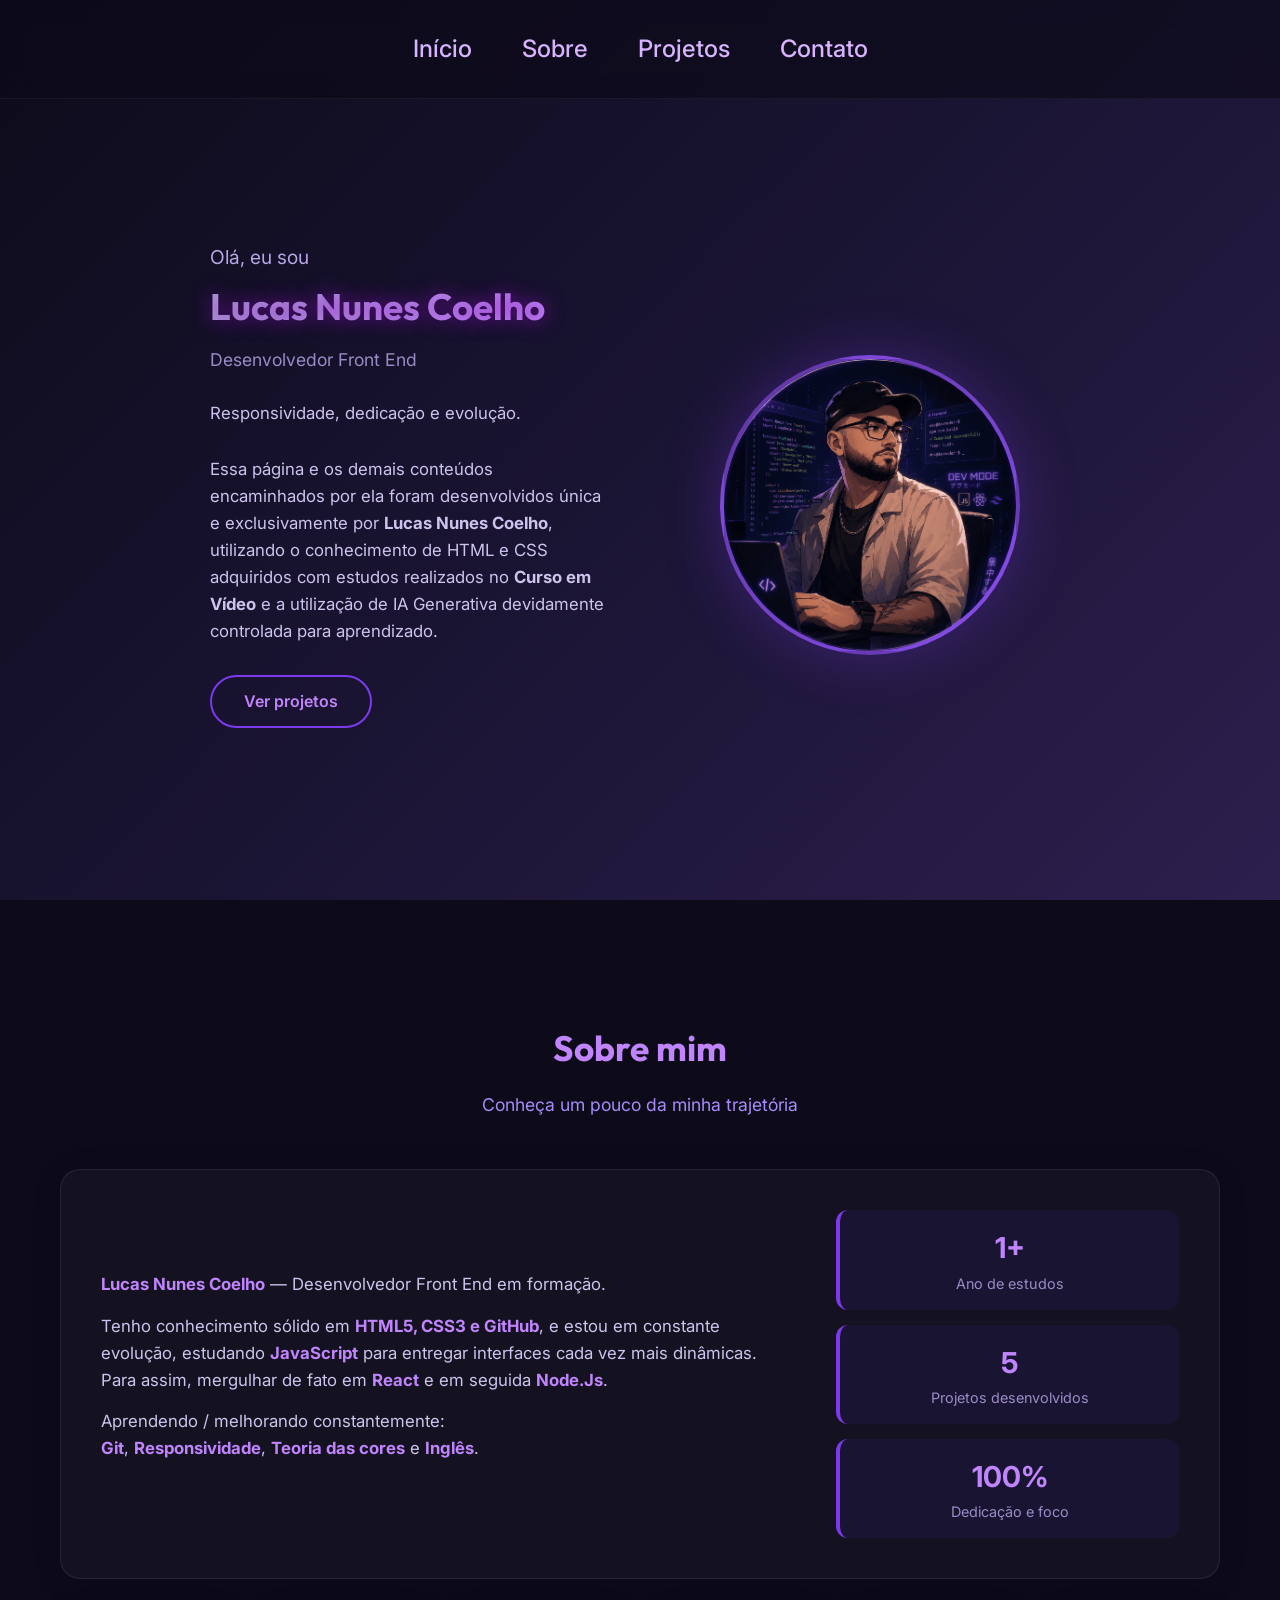
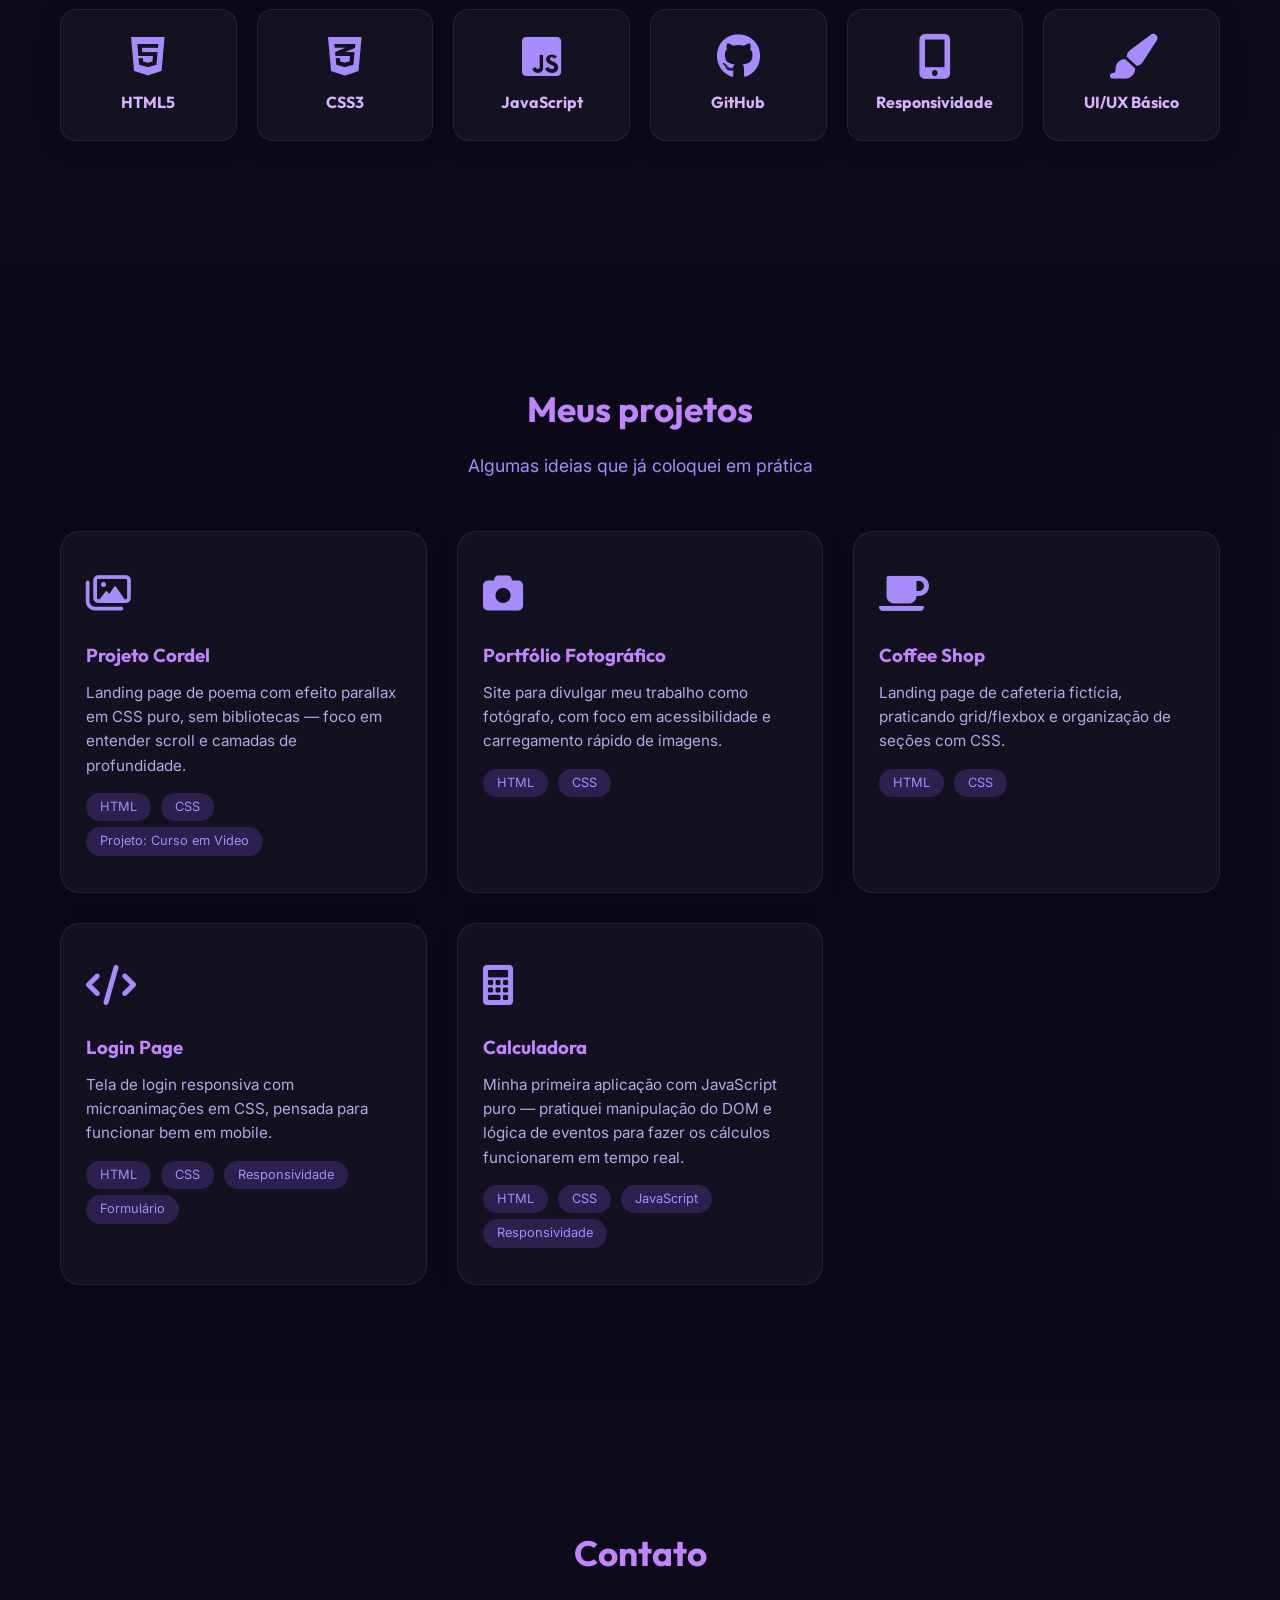
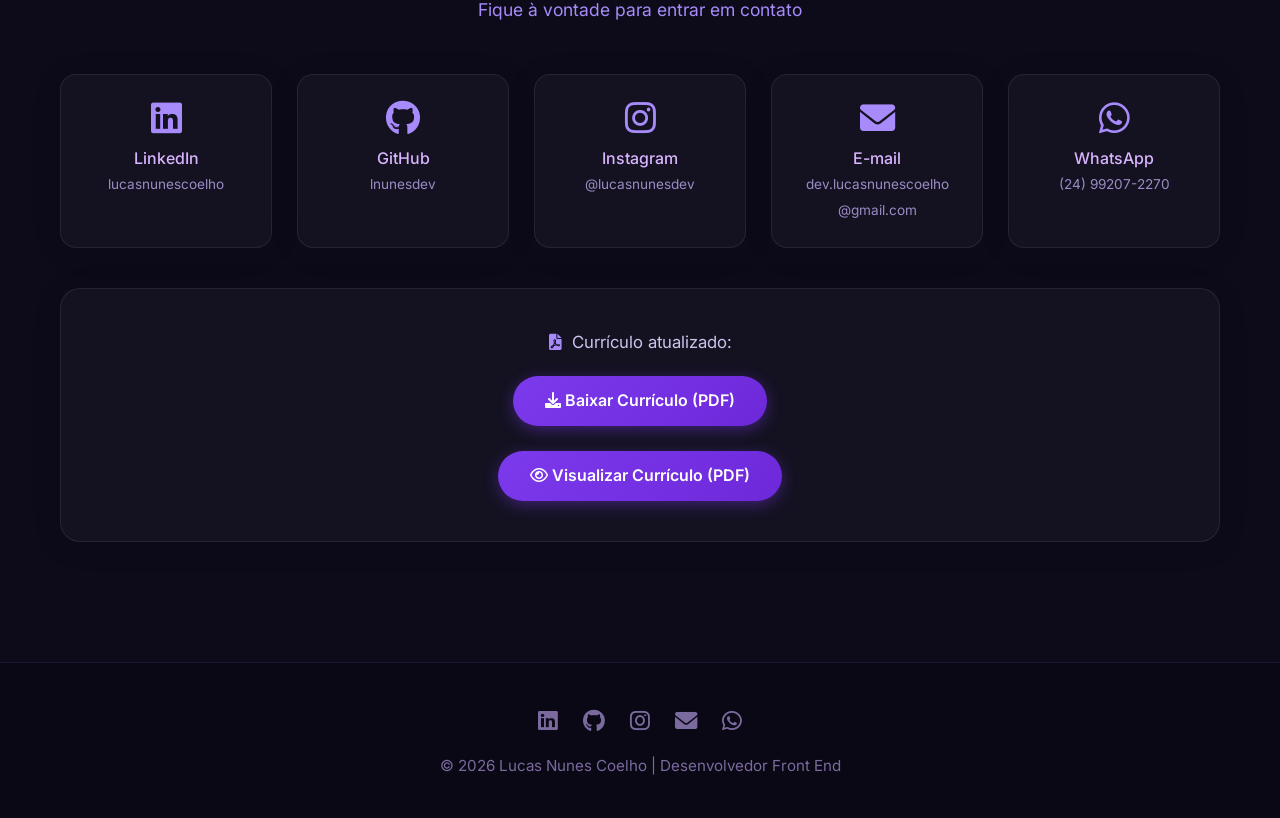
<file: index.html>
<!doctype html>
<html lang="pt-br">
  <head>
    <meta charset="UTF-8" />
    <meta name="viewport" content="width=device-width, initial-scale=1.0" />
    <title>Lucas Nunes Coelho | Desenvolvedor Front End</title>
    <link rel="preconnect" href="https://fonts.googleapis.com">
    <link rel="preconnect" href="https://fonts.gstatic.com" crossorigin>
    <link href="https://fonts.googleapis.com/css2?family=Inter:wght@400;500;600&family=Outfit:wght@500;700;800&display=swap" rel="stylesheet">
    <link rel="stylesheet" href="style.css" />
    <link
      rel="stylesheet"
      href="https://cdnjs.cloudflare.com/ajax/libs/font-awesome/6.0.0-beta3/css/all.min.css"
    />
  </head>
  <body>
    <header>
      <div class="container">
        <nav>
          <ul class="nav-links">
            <li><a href="#inicio">Início</a></li>
            <li><a href="#sobre">Sobre</a></li>
            <li><a href="#projetos">Projetos</a></li>
            <li><a href="#contato">Contato</a></li>
          </ul>
        </nav>
      </div>
    </header>

    <section class="hero" id="inicio">
      <div class="container">
        <div class="hero-content">
          <div class="hero-text">
            <p class="subtitle">Olá, eu sou</p>
            <h1>Lucas Nunes Coelho</h1>
            <p class="tagline">Desenvolvedor Front End</p>
            <p>Responsividade, dedicação e evolução.</p>
            <p>
              Essa página e os demais conteúdos encaminhados por ela foram
              desenvolvidos única e exclusivamente por
              <strong>Lucas Nunes Coelho</strong>, utilizando o conhecimento de
              HTML e CSS adquiridos com estudos realizados no
              <strong>Curso em Vídeo</strong> e a utilização de IA Generativa
              devidamente controlada para aprendizado.
            </p>
            <div class="btn-group">
              <a href="#projetos" class="btn btn-secondary">Ver projetos</a>
            </div>
          </div>
          <div class="hero-image">
            <div class="profile-placeholder">
              <img
                class="profile-picture"
                src="image/profile-picture.png"
                alt="Profile picture"
              />
            </div>
          </div>
        </div>
      </div>
    </section>

    <section id="sobre">
      <div class="container">
        <h2 class="section-title">Sobre mim</h2>
        <p class="section-subtitle">Conheça um pouco da minha trajetória</p>
        <div class="about-content">
          <div class="about-text">
            <p>
              <strong>Lucas Nunes Coelho</strong> — Desenvolvedor Front End em
              formação.
            </p>
            <p>
              Tenho conhecimento sólido em
              <strong>HTML5, CSS3 e GitHub</strong>, e estou em constante
              evolução, estudando <strong>JavaScript</strong> para entregar
              interfaces cada vez mais dinâmicas. Para assim, mergulhar de fato
              em <strong>React</strong> e em seguida <strong>Node.Js</strong>.
            </p>
            <p>
              Aprendendo / melhorando constantemente: <br />
              <strong>Git</strong>, <strong>Responsividade</strong>,
              <strong>Teoria das cores</strong> e <strong>Inglês</strong>.
            </p>
          </div>
          <div class="about-stats">
            <div class="stat-item">
              <div class="number">1+</div>
              <div class="label">Ano de estudos</div>
            </div>
            <div class="stat-item">
              <div class="number">5</div>
              <div class="label">Projetos desenvolvidos</div>
            </div>
            <div class="stat-item">
              <div class="number">100%</div>
              <div class="label">Dedicação e foco</div>
            </div>
          </div>
        </div>

        <div class="skills-grid">
          <div class="skill-card">
            <i class="fab fa-html5"></i>
            <h4>HTML5</h4>
          </div>
          <div class="skill-card">
            <i class="fab fa-css3-alt"></i>
            <h4>CSS3</h4>
          </div>
          <div class="skill-card">
            <i class="fab fa-js-square"></i>
            <h4>JavaScript</h4>
          </div>
          <div class="skill-card">
            <i class="fab fa-github"></i>
            <h4>GitHub</h4>
          </div>
          <div class="skill-card">
            <i class="fas fa-mobile-alt"></i>
            <h4>Responsividade</h4>
          </div>
          <div class="skill-card">
            <i class="fas fa-paint-brush"></i>
            <h4>UI/UX Básico</h4>
          </div>
        </div>
      </div>
    </section>

    <section id="projetos" style="background: rgba(13, 11, 26, 0.6)">
      <div class="container">
        <h2 class="section-title">Meus projetos</h2>
        <p class="section-subtitle">
          Algumas ideias que já coloquei em prática
        </p>
        <div class="projects-grid">
          <div class="project-card">
            <div class="icon"><i class="fa-regular fa-images"></i></div>
            <a href="./pag-cordel/cordel.html" target="_blank">
              <h3>Projeto Cordel</h3>
              <p>Landing page de poema com efeito parallax em CSS puro, sem bibliotecas — foco em entender scroll e camadas de profundidade.</p>
            </a>
            <span class="project-tag">HTML</span>
            <span class="project-tag">CSS</span>
            <span class="project-tag">Projeto: Curso em Video</span>
          </div>
          <div class="project-card">
            <div class="icon"><i class="fas fa-camera"></i></div>
            <a href="Nunestudio/index.html" target="_blank">
              <h3>Portfólio Fotográfico</h3>
            </a>
            <p>Site para divulgar meu trabalho como fotógrafo, com foco em acessibilidade e carregamento rápido de imagens.</p>
            <span class="project-tag">HTML</span>
            <span class="project-tag">CSS</span>
          </div>
          <div class="project-card">
            <div class="icon"><i class="fas fa-coffee"></i></div>
            <a target="_blank" href="./ShopCoffe/homepagecoffe.html">
              <h3>Coffee Shop</h3>
            </a>
            <p>Landing page de cafeteria fictícia, praticando grid/flexbox e organização de seções com CSS.</p>
            <span class="project-tag">HTML</span>
            <span class="project-tag">CSS</span>
          </div>
          <div class="project-card">
            <div class="icon"><i class="fas fa-code"></i></div>
            <a target="_blank" href="./Loginpage/index.html">
              <h3>Login Page</h3>
            </a>
            <p>Tela de login responsiva com microanimações em CSS, pensada para funcionar bem em mobile.</p>
            <span class="project-tag">HTML</span>
            <span class="project-tag">CSS</span>
            <span class="project-tag">Responsividade</span>
            <span class="project-tag">Formulário</span>
          </div>
          <div class="project-card">
            <div class="icon"><i class="fa-solid fa-calculator"></i></div>
            <a target="_blank" href="./Calculation/index.html">
              <h3>Calculadora</h3>
            </a>
            <p>
              Minha primeira aplicação com JavaScript puro — pratiquei manipulação do DOM e lógica de eventos para fazer os cálculos funcionarem em tempo real.
            </p>
            <span class="project-tag">HTML</span>
            <span class="project-tag">CSS</span>
            <span class="project-tag">JavaScript</span>
            <span class="project-tag">Responsividade</span>
          </div>
        </div>
      </div>
    </section>

    <section id="contato">
      <div class="container">
        <h2 class="section-title">Contato</h2>
        <p class="section-subtitle">Fique à vontade para entrar em contato</p>
        <div class="contact-grid">
          <div class="contact-item">
            <i class="fab fa-linkedin"></i>
            <a
              href="https://www.linkedin.com/in/lucasnunescoelho/"
              target="_blank"
              >LinkedIn</a
            >
            <span class="label">lucasnunescoelho</span>
          </div>
          <div class="contact-item">
            <i class="fab fa-github"></i>
            <a href="https://github.com/lnunesdev" target="_blank">GitHub</a>
            <span class="label">lnunesdev</span>
          </div>
          <div class="contact-item">
            <i class="fab fa-instagram"></i>
            <a href="https://instagram.com/lucasnunesdev" target="_blank"
              >Instagram</a
            >
            <span class="label">@lucasnunesdev</span>
          </div>
          <div class="contact-item">
            <i class="fas fa-envelope"></i>
            <a href="mailto:dev.lucasnunescoelho@gmail.com">E-mail</a>
            <span class="label">dev.lucasnunescoelho<br />@gmail.com</span>
          </div>
          <div class="contact-item">
            <i class="fab fa-whatsapp"></i>
            <a href="https://wa.me/5524992072270" target="_blank">WhatsApp</a>
            <span class="label">(24) 99207-2270</span>
          </div>
        </div>

        <div class="cv-section">
          <p>
            <i
              class="fas fa-file-pdf"
              style="color: #a78bfa; margin-right: 10px"
            ></i
            >Currículo atualizado:
          </p>
          <a
            href="./Docs/lucasnunescoelhodoc.pdf"
            download="lucasnunescoelhodoc.pdf"
            class="btn btn-primary"
            ><i class="fas fa-download"></i> Baixar Currículo (PDF)</a
          >
          <br />
          <br />
          <a
            href="./Docs/lucasnunescoelhodoc.pdf"
            target="_blank"
            class="btn btn-primary"
            ><i class="fa-regular fa-eye"></i> Visualizar Currículo (PDF)</a
          >
        </div>
      </div>
    </section>

    <footer>
      <div class="container">
        <div class="social-footer">
          <a
            href="https://www.linkedin.com/in/lucasnunescoelho/"
            target="_blank"
            ><i class="fab fa-linkedin"></i
          ></a>
          <a href="https://github.com/lnunesdev" target="_blank"
            ><i class="fab fa-github"></i
          ></a>
          <a href="https://instagram.com/lucasnunesdev" target="_blank"
            ><i class="fab fa-instagram"></i
          ></a>
          <a href="mailto:dev.lucasnunescoelho@gmail.com"
            ><i class="fas fa-envelope"></i
          ></a>
          <a href="https://wa.me/5524992072270" target="_blank"
            ><i class="fab fa-whatsapp"></i
          ></a>
        </div>
        <p>&copy; 2026 Lucas Nunes Coelho | Desenvolvedor Front End</p>
      </div>
    </footer>
    <script>
      const observer = new IntersectionObserver((entries) => {
        entries.forEach(entry => {
          if(entry.isIntersecting) {
            entry.target.classList.add('reveal-active');
          }
        });
      }, { threshold: 0.1 });
      document.querySelectorAll('.skill-card, .project-card, .contact-item, .section-title, .section-subtitle, .about-content').forEach(el => {
        el.classList.add('reveal');
        observer.observe(el);
      });
    </script>
  </body>
</html>
</file>
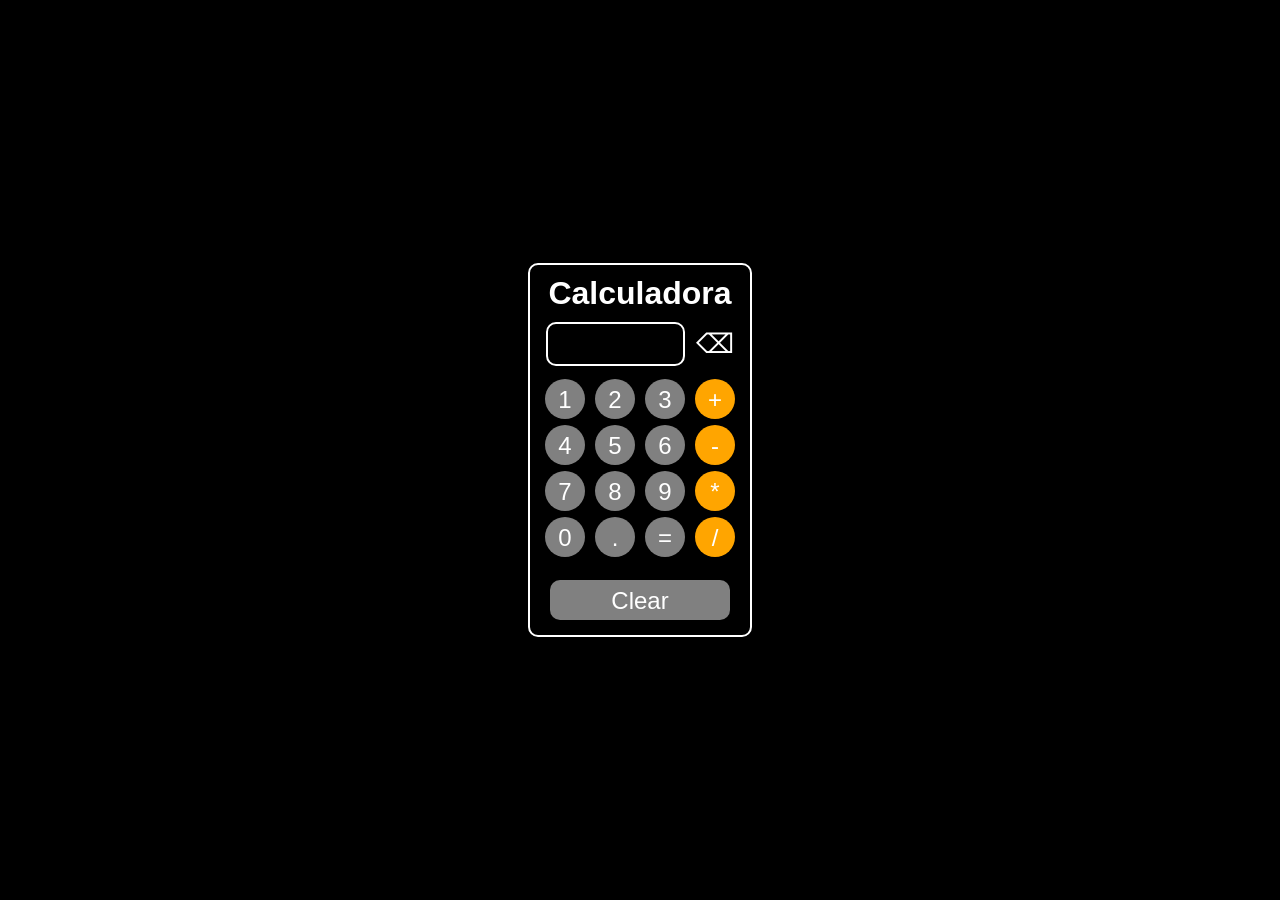
<file: Calculation/index.html>
<!DOCTYPE html>
<html lang="pt-br">
<head>
    <meta charset="UTF-8">
    <meta name="viewport" content="width=device-width, initial-scale=1.0">
    <title>Calculadora</title>
    <style>
        *{
            margin: 0;
            padding: 0;
        }

        body{
            background-color: black;
            display: flex;
            justify-content: center;
            align-items: center;
            height: 100vh;
            margin: 0;
        }

        .calculator {
            text-align: center;
            border: 2px rgb(255, 255, 255) solid;
            border-radius: 10px;
            padding: 10px;
            height: 350px;
            width: 200px;
        }

        .eval {
            font-family: 'Times New Roman', Times, serif;
            color: white;
            border: 2px rgb(255, 255, 255) solid;
            border-radius: 10px;
            height: 40px;
            width: 135px;
            margin: 0;
            display: flex;
            justify-content: center;
            align-items: center;
        }

        .clear {
            text-align: center;
            align-items: center;
            border-radius: 10px;
            margin: 20px auto;
            width: 180px;
            display: block;
        }

        button{
            color: white;
            background-color: gray;
            border-radius: 50%;
            border: none;
            padding: 7px;
            margin: 3px;
            width: 40px;
            height: 40px;
            font-size: 1.5rem;
        }

        .backspace {
            display: flex;
            background-color: black;
            text-align: center;
            align-items: center;
            justify-content: center;
            margin: 0;
            width: 40px;
            height: 40px;
            border-radius: 10px;
            border: black 2px solid;
            font-size: 1.7rem;
            padding: 0;
        }

        .orange{
            background-color: orange;
        }

        .display-row{
            display: flex;
            justify-content: center;
            align-items: center;
            margin-bottom: 10px;
            gap: 10px;
        }
        
        h1{
            color: white;
            margin-bottom: 10px;
            font-family: Arial, Helvetica, sans-serif;
        }
    </style>
</head>
<body>
    <div class="calculator">
        <h1>Calculadora</h1>
        <div class="display-row">
            <div class="eval">
                <p class="js-calculation calculation">
                </p>
            </div>
                <button class="backspace" onclick="removeLastCharacter();">⌫</button>
        </div>
        <p>
            <button onclick="
            updateCalculation('1');
            console.log(calculation);
            ">
            1
            </button>
            
            <button onclick="
            updateCalculation('2');
            console.log(calculation);
            ">
            2
            </button>
            
            <button onclick="
            updateCalculation('3');
            console.log(calculation);
            ">
            3
            </button>
            
            <button class="orange" onclick="
            updateCalculation('+');
            console.log(calculation);
            ">
            +
            </button>
        </p>
        <p>
            <button onclick="
            updateCalculation('4');
            console.log(calculation);
            ">
            4
            </button>
            
            <button onclick="
            updateCalculation('5');
            console.log(calculation);
            ">
            5
            </button>
            
            <button onclick="
            updateCalculation('6');
            console.log(calculation);
            ">
            6
            </button>            
            <button class="orange" onclick="
            updateCalculation('-');
            console.log(calculation);
            ">
            -
            </button>
        </p>
        <p>
            <button onclick="
            updateCalculation('7');
            console.log(calculation);
            ">
            7
            </button>
            
            <button onclick="
            updateCalculation('8');
            console.log(calculation);
            ">
            8
            </button>
            
            <button onclick="
            updateCalculation('9');
            console.log(calculation);
            ">
            9
            </button>
            
            <button class="orange" onclick="
            updateCalculation('*');
            console.log(calculation);
            ">
            *
            </button>
        </p>
        <p>
            <button onclick="
            updateCalculation('0');
            console.log(calculation);
            ">
            0
            </button>
            
            <button onclick="
            updateCalculation('.');
            console.log(calculation);
            ">
            .
            </button>
            
            <button onclick="
            calculation = eval(calculation);
            
            displayCalculation();
            localStorage.setItem('calculation', calculation);
            ">
            =
            </button>
            
            <button class="orange" onclick="
            updateCalculation('/');
            console.log(calculation);
            ">
            /
            </button>
        </p>
        <button class="clear" onclick="
            calculation = '0';
            displayCalculation();
            localStorage.setItem('calculation', calculation);
            ">
            Clear
        </button>
    </div>
</body>

<script>
    let calculation = localStorage.getItem('calculation') || '';
    
    displayCalculation();

    function updateCalculation(value) {
        calculation +=value;

        displayCalculation();
        
        localStorage.setItem('calculation', calculation)
    }

    function displayCalculation() {
        document.querySelector('.js-calculation')
        .innerHTML = calculation
    }

    function removeLastCharacter() {
    if (calculation.length > 0) {
        calculation = calculation.slice(0, -1);
        displayCalculation();
        localStorage.setItem('calculation', calculation);
        }
    }
</script>
</html>
</file>
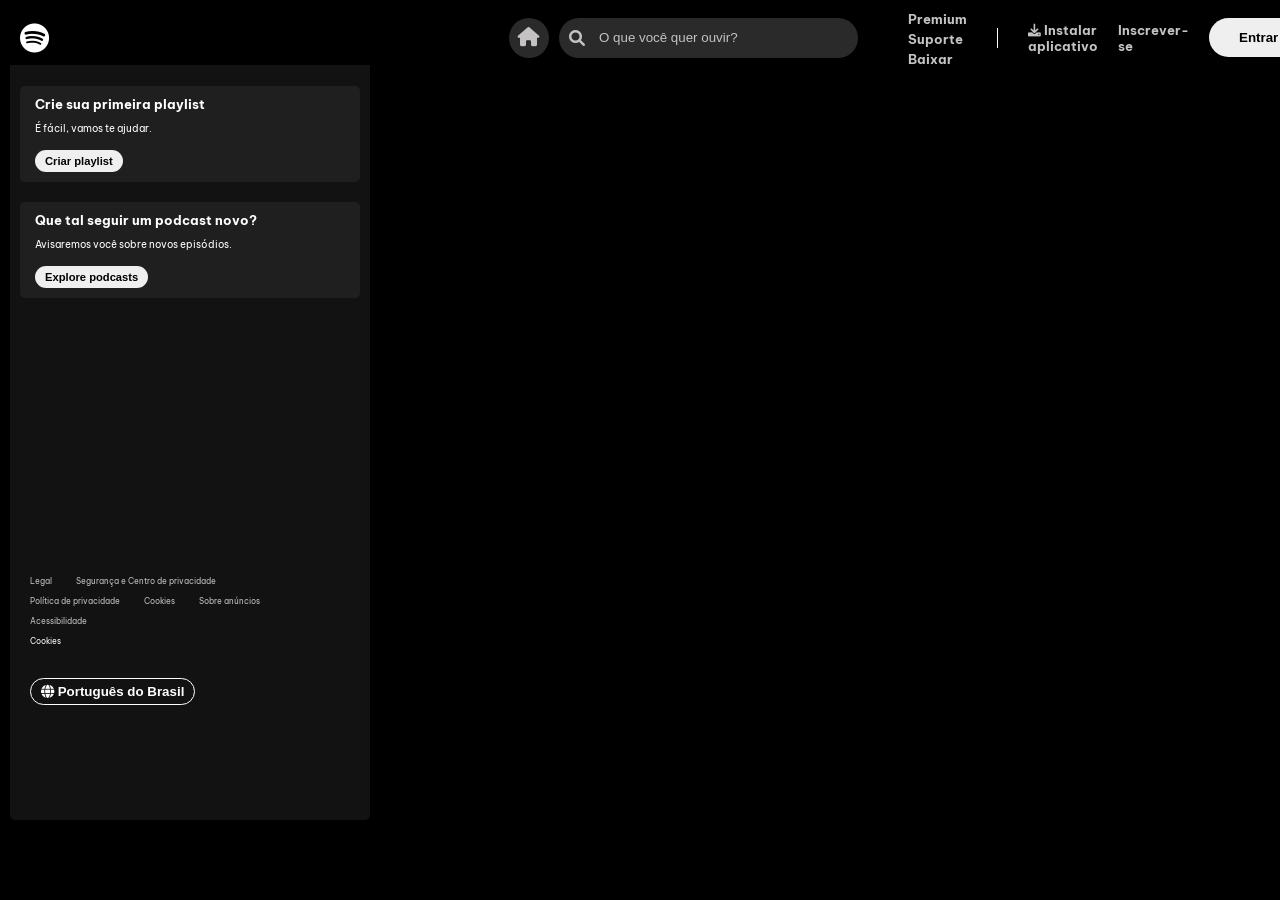
<file: clone-spotify/index.html>
<!DOCTYPE html>
<html lang="pt-BR">
<head>
    <meta charset="UTF-8">
    <meta name="viewport" content="width=device-width, initial-scale=1.0">
    <link rel="stylesheet" href="style.css">
    <link rel="shortcut icon" href="img/spotify.ico" type="image/x-icon">
    <link rel="stylesheet" href="https://cdnjs.cloudflare.com/ajax/libs/font-awesome/6.0.0-beta3/css/all.min.css"/>
    <title>Spotify - Clone</title>
</head>
<body>
    <header>

        <i class="fa-brands fa-spotify"></i>
            <button class="homeicon">
                <i class="fa-solid fa-house"></i>
            </button>

        <div class="search-container">
            <i class="fa-solid fa-magnifying-glass"></i>
            <input type="text" placeholder="O que você quer ouvir?">
        </div>

        <div class="container-text">
            <a class="text1" href="#">Premium</a>
            <a class="text1" href="#">Suporte</a>
            <a class="text1" href="#">Baixar</a>
        </div>

        <div class="linha-vertical">
        </div>

        <a class="text1" href="#"><i class="fa-solid fa-download"></i> Instalar aplicativo</a>
        <a class="text1" href="#">Inscrever-se</a>

        <button class="entrar">Entrar</button>
    </header>

    <div class="conteudo">
        <section class="biblioteca">
            <div class="container-biblioteca">
                <div class="top-biblioteca">
                    <h2 class="title">Sua biblioteca</h2>
                    <button><i class="fa-solid fa-plus"></i> Criar</button>
                </div>
                <div class="box-info">
                    <h2>Crie sua primeira playlist</h2>
                    <p>É fácil, vamos te ajudar.</p>
                    <button>Criar playlist</button>
                </div>
                <div class="box-info">
                    <h2>Que tal seguir um podcast novo?</h2>
                    <p>Avisaremos você sobre novos episódios.</p>
                    <button>Explore podcasts</button>
                </div>
                <div class="container-info">
                    <div class="legalidades">
                        <div class="botton-info">
                            <a href="#">Legal</a>
                            <a href="#">Segurança e Centro de privacidade</a>
                        </div>
                        <div class="botton-info">
                            <a href="#">Política de privacidade</a>
                            <a href="#">Cookies</a>
                            <a href="#">Sobre anúncios</a>
                        </div>
                        <a href="#">Acessibilidade</a>
                        <div class="cookies">
                            <a href="#">Cookies</a>
                        </div>
                    </div>
                    <div class="language-button">
                        <button><i class="fa-solid fa-globe"></i> Português do Brasil</button>
                    </div>
                </div>
            </div>
        </section>
        <section class="recomendado">
            <div>
                
            </div>
        </section>
    </div>
</body>
</html>
</file>
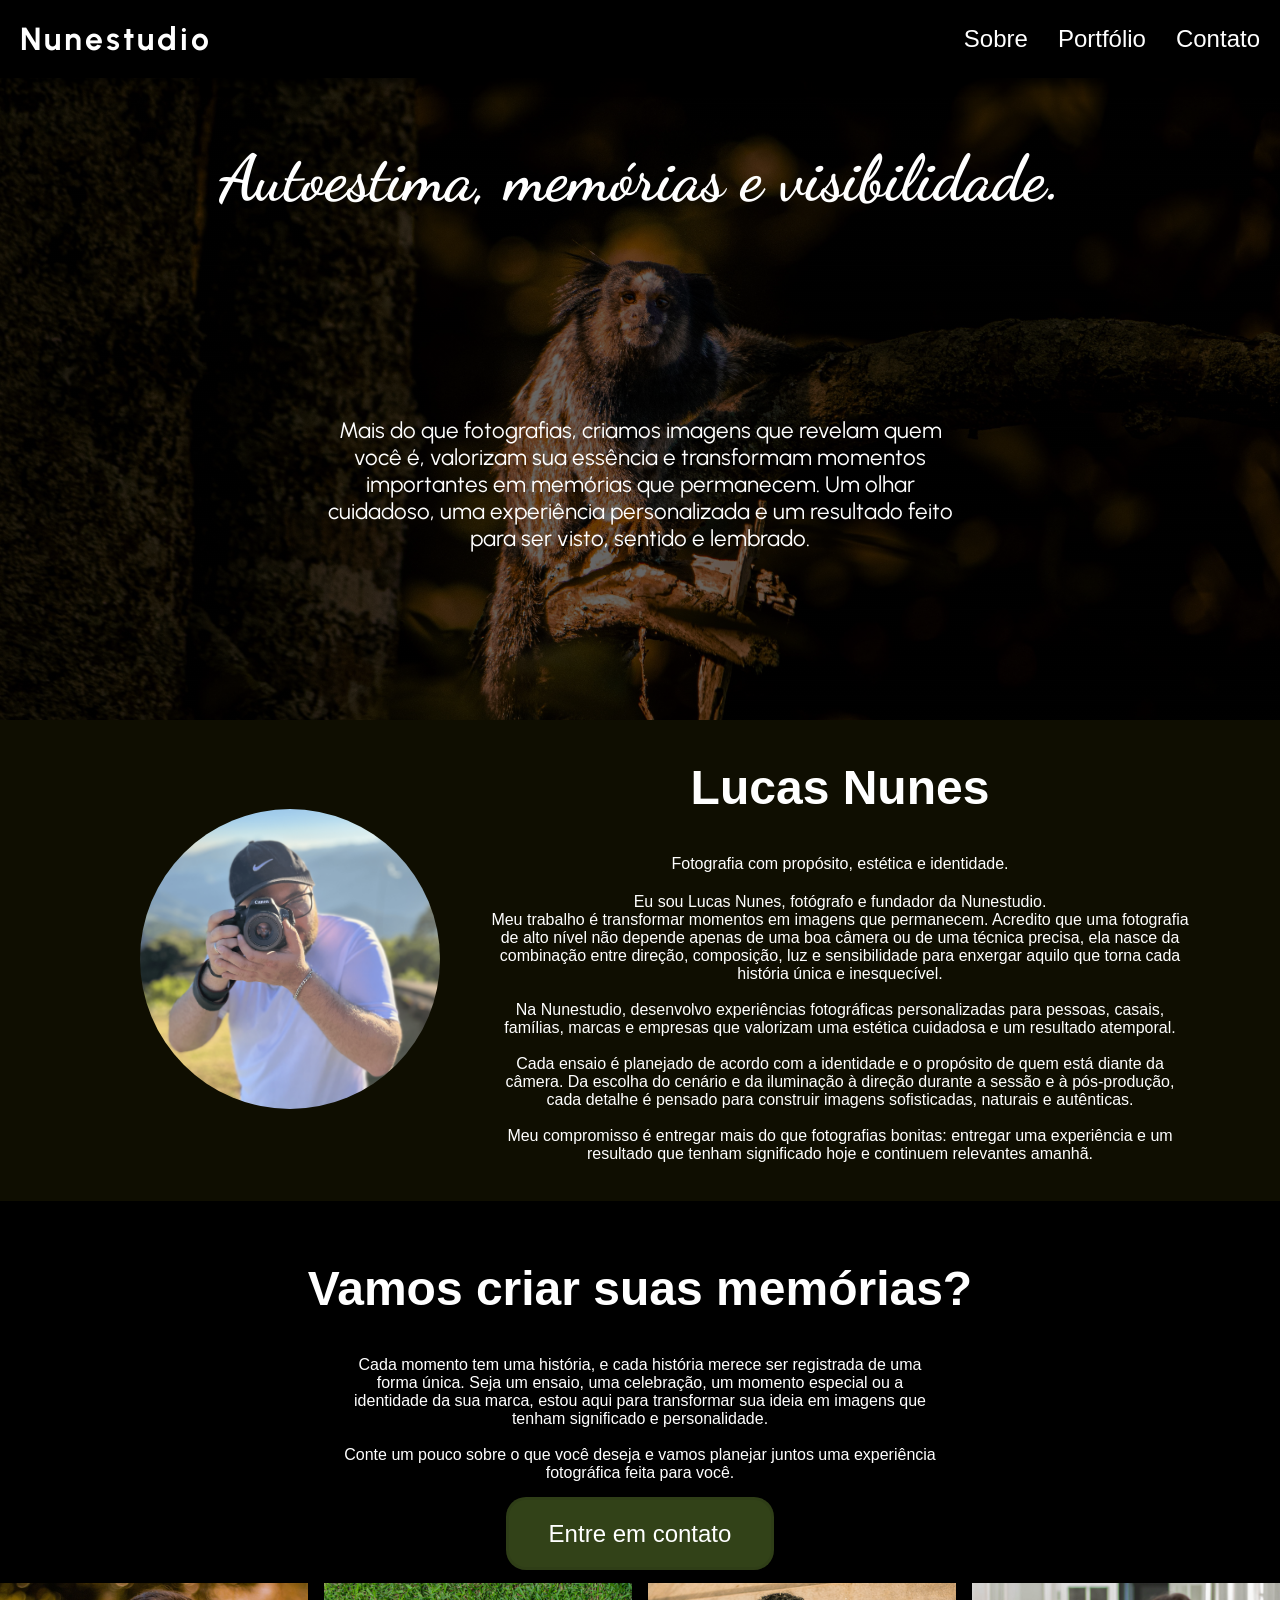
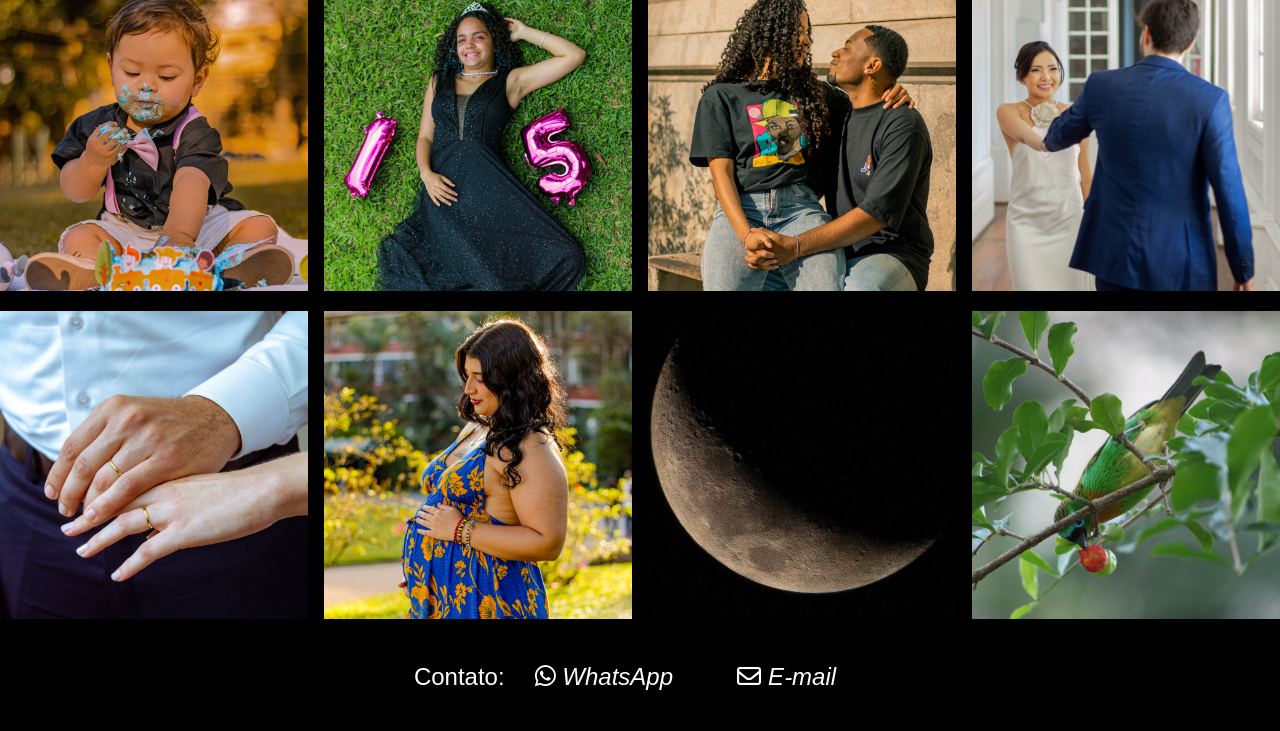
<file: Nunestudio/index.html>
<!DOCTYPE html>
<html lang="pt-BR">
<head>
    <meta charset="UTF-8">
    <meta name="viewport" content="width=device-width, initial-scale=1.0">
    <link
      rel="stylesheet"
      href="https://cdnjs.cloudflare.com/ajax/libs/font-awesome/6.0.0-beta3/css/all.min.css"/>
    <link rel="stylesheet" href="style.css">

    <title>Nunestudio</title>
</head>
<body>
    <header>
        <h1>Nunestudio</h1>
        <nav>
            <ul>
                <li><a href="#sobre">Sobre</a></li>
                <li><a href="#portfolio">Portfólio</a></li>
                <li><a href="#contato">Contato</a></li>
            </ul>
        </nav>
    </header>

    <section id="hero">
        <h2>Autoestima, memórias e visibilidade.</h2>
        <p>Mais do que fotografias, criamos imagens que revelam quem você é, valorizam sua essência e transformam momentos importantes em memórias que permanecem. Um olhar cuidadoso, uma experiência personalizada e um resultado feito para ser visto, sentido e lembrado.</p>

    </section>

    <div class="transicao">
        <section id="sobre">
            <div class="profile-picture">
                <picture>
                    <img src="../image/profile.png" alt="Lucas Nunes - Fotógrafo do Nunestudio">
                </picture>
            </div>
            <div class="profile-text">
                <h2>Lucas Nunes</h2>
                <p>
                    Fotografia com propósito, estética e identidade.
                </p>
                <p>
                    Eu sou Lucas Nunes, fotógrafo e fundador da Nunestudio. <br>

                    Meu trabalho é transformar momentos em imagens que permanecem. Acredito que uma fotografia de alto nível não depende apenas de uma boa câmera ou de uma técnica precisa, ela nasce da combinação entre direção, composição, luz e sensibilidade para enxergar aquilo que torna cada história única e inesquecível. <br> <br>

                    Na Nunestudio, desenvolvo experiências fotográficas personalizadas para pessoas, casais, famílias, marcas e empresas que valorizam uma estética cuidadosa e um resultado atemporal. <br> <br>

                    Cada ensaio é planejado de acordo com a identidade e o propósito de quem está diante da câmera. Da escolha do cenário e da iluminação à direção durante a sessão e à pós-produção, cada detalhe é pensado para construir imagens sofisticadas, naturais e autênticas. <br> <br>

                    Meu compromisso é entregar mais do que fotografias bonitas: entregar uma experiência e um resultado que tenham significado hoje e continuem relevantes amanhã. <br> <br>
                </p>
            </div>
        </section>
        <section id="calltoact">
            <h2>Vamos criar suas memórias?</h2>
            <p>Cada momento tem uma história, e cada história merece ser registrada de uma forma única. Seja um ensaio, uma celebração, um momento especial ou a identidade da sua marca, estou aqui para transformar sua ideia em imagens que tenham significado e personalidade. <br><br>

            Conte um pouco sobre o que você deseja e vamos planejar juntos uma experiência fotográfica feita para você. <br><br></p>
            <a class="butcontact" href="#contato">Entre em contato</a>
        </section>
    </div>

    <section id="portfolio">
        <div class="grade-portfolio">
            <figure><img src="../image/baby.jpg" alt="bebe comendo bolo"></figure>
            <figure><img src="../image/15anos.jpg" alt="menina deitada na grama com balão de 15 anos"></figure>
            <figure><img src="../image/casal.jpg" alt="mulher sentada no colo do namorado olhando para ele de maneira apaixonada"></figure>
            <figure><img src="../image/prewdn.jpg" alt="casal se olhando apaixonadamente antes do casamento"></figure>
            <figure><img src="../image/casamento.jpg" alt="mãos de um casal que se casou se tocando"></figure>
            <figure><img src="../image/gravida.jpg" alt="mulher grávida fazendo carinho na barriga"></figure>
            <figure><img src="../image/moon.jpg" alt="lua em sua meia fase"></figure>
            <figure><img src="../image/greenbird.jpg" alt="passarinho comendo acerola"></figure>
        </div>
    </section>

    <footer id="contato">
        <p>Contato:</p>
        <address>
            
            <a href="https://wa.me/5524992072270"><i class="fa-brands fa-whatsapp"></i> WhatsApp</a>
            
            <a href="mailto:lucascoelhoprof@gmail.com"><i class="fa-regular fa-envelope"></i> E-mail</a>

        </address>
    </footer>

</body>
</html>
</file>
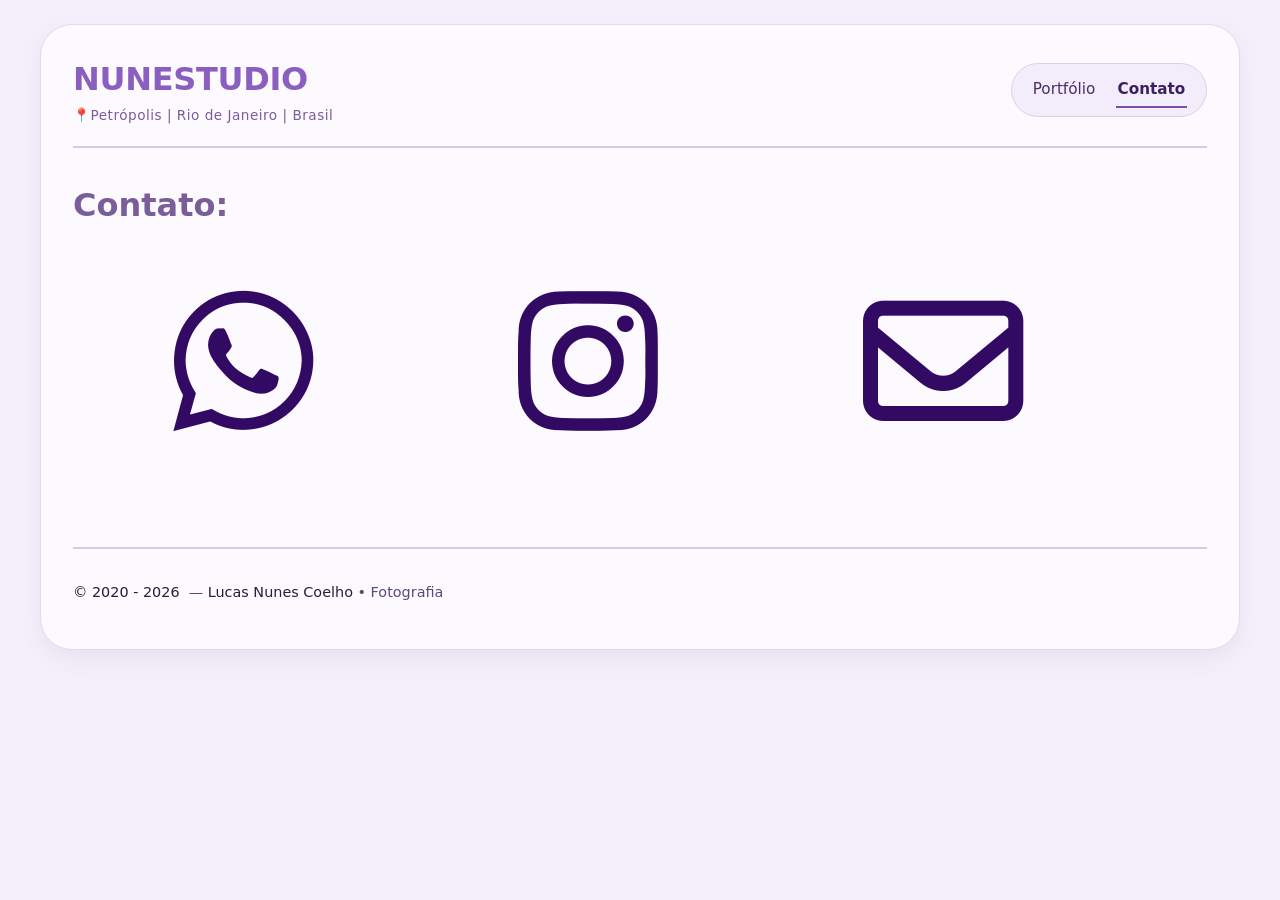
<file: Nunestudio/contato.html>
<!DOCTYPE html>
<html lang="en">
<head>
    <meta charset="UTF-8">
    <meta name="viewport" content="width=device-width, initial-scale=1.0">
    <title>Document</title>
    <link rel="stylesheet" href="stylehomepage.css">
    <link rel="stylesheet" href="https://cdnjs.cloudflare.com/ajax/libs/font-awesome/6.0.0-beta3/css/all.min.css">
</head>
<body>
    <div class="container">
  <div class="header">
    <div class="logo">
      <h1><span>NUNESTUDIO</span></h1>
      <div class="tagline">📍Petrópolis | Rio de Janeiro | Brasil</div>
    </div>
    <div class="nav-index">
      <a href="homepage.html" >Portfólio</a>
      <a href="contato.html" class="ativo">Contato</a>
      <!-- <a href="#contato">Contato</a>
      <a href="#portfolio">Portfólio</a>  -->
    </div>
  </div>
    <div style="color: #7a5d99;">
        <h1><span>Contato:</span></h1>
    </div>

    <div class="contact-grid">
        <a target="_blank" href="https://wa.me/5524992072270"><i class="fa-brands fa-whatsapp"></i></a>
        <a target="_blank" href="https://www.instagram.com/nunestudio/"><i class="fab fa-instagram"></i></a>
        <a target="_blank" href=""><i class="fa-regular fa-envelope"></i></a>
    </div>

  <div class="footer">
    <div class="creditos">
      <strong>© 2020 - 2026</strong> &nbsp;—  <strong>Lucas Nunes Coelho</strong>  •  Fotografia <br>
    </div>
  </div>

</div>
</body>
</html>
</file>
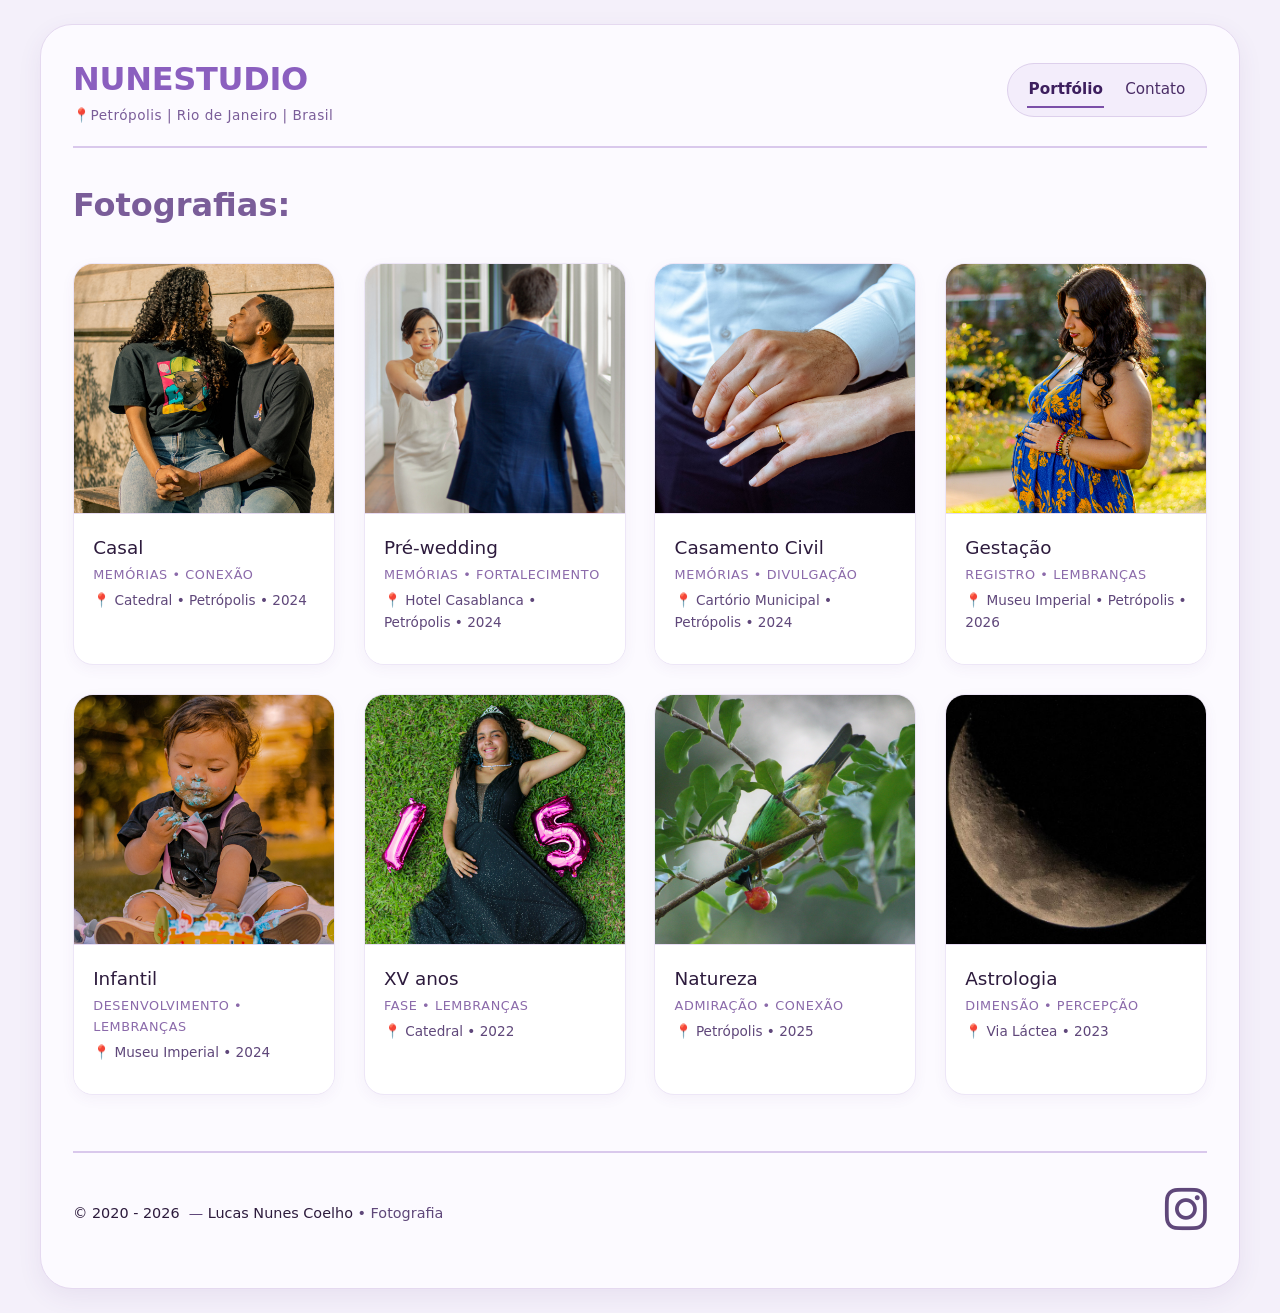
<file: Nunestudio/homepage.html>
<!DOCTYPE html>
<html lang="pt-br">
<head>
  <meta charset="UTF-8" />
  <meta name="viewport" content="width=device-width, initial-scale=1.0" />
  <title>Portfólio Fotográfico • Roxo</title>
    <link rel="stylesheet" href="stylehomepage.css">
    <link rel="stylesheet" href="https://cdnjs.cloudflare.com/ajax/libs/font-awesome/6.0.0-beta3/css/all.min.css">
</head>
<body>
<div class="container">
  <div class="header">
    <div class="logo">
      <h1><span>NUNESTUDIO</span></h1>
      <div class="tagline">📍Petrópolis | Rio de Janeiro | Brasil</div>
    </div>
    <div class="nav-index">
      <a href="homepage.html" class="ativo">Portfólio</a>
      <a href="contato.html">Contato</a>
      <!-- <a href="#contato">Contato</a>
      <a href="#portfolio">Portfólio</a>  -->
    </div>
  </div>
    <div style="color: #7a5d99;">
        <h1><span>Fotografias:</span></h1>
    </div>
  <div class="grid">
    <div class="foto-item">
      <div class="foto-imagem foto-1"></div>
      <div class="foto-descricao">
        <h3>Casal</h3>
        <div class="subtitulo">memórias • conexão</div>
        <div class="info-extra">📍 Catedral • Petrópolis • 2024</div>
      </div>
    </div>

    <div class="foto-item">
      <div class="foto-imagem foto-2"></div>
      <div class="foto-descricao">
        <h3>Pré-wedding</h3>
        <div class="subtitulo">memórias • fortalecimento</div>
        <div class="info-extra">📍 Hotel Casablanca • Petrópolis • 2024</div>
      </div>
    </div>

    <div class="foto-item">
      <div class="foto-imagem foto-3"></div>
      <div class="foto-descricao">
        <h3>Casamento Civil</h3>
        <div class="subtitulo">memórias • divulgação</div>
        <div class="info-extra">📍 Cartório Municipal • Petrópolis • 2024</div>
      </div>
    </div>

    <div class="foto-item">
      <div class="foto-imagem foto-4"></div>
      <div class="foto-descricao">
        <h3>Gestação</h3>
        <div class="subtitulo">registro • lembranças</div>
        <div class="info-extra">📍 Museu Imperial • Petrópolis • 2026</div>
      </div>
    </div>

    <div class="foto-item">
      <div class="foto-imagem foto-5"></div>
      <div class="foto-descricao">
        <h3>Infantil</h3>
        <div class="subtitulo">desenvolvimento • lembranças</div>
        <div class="info-extra">📍 Museu Imperial • 2024</div>
      </div>
    </div>

    <div class="foto-item">
      <div class="foto-imagem foto-6"></div>
      <div class="foto-descricao">
        <h3>XV anos</h3>
        <div class="subtitulo">Fase • lembranças</div>
        <div class="info-extra">📍 Catedral • 2022</div>
      </div>
    </div>

    <div class="foto-item">
      <div class="foto-imagem foto-7"></div>
      <div class="foto-descricao">
        <h3>Natureza</h3>
        <div class="subtitulo">Admiração • conexão</div>
        <div class="info-extra">📍 Petrópolis • 2025</div>
      </div>
    </div>

    <div class="foto-item">
      <div class="foto-imagem foto-8"></div>
      <div class="foto-descricao">
        <h3>Astrologia</h3>
        <div class="subtitulo">Dimensão • percepção</div>
        <div class="info-extra">📍 Via Láctea • 2023</div>
      </div>
    </div>

  </div>

  <div class="footer">
    <div class="creditos">
      <strong>© 2020 - 2026</strong> &nbsp;—  <strong>Lucas Nunes Coelho</strong>  •  Fotografia <br>
    </div>
    <div class="social">
        <i class="fab fa-instagram"></i>
        <!-- <a href="#">Instagram</a> -->
    </div>
  </div>

</div>
</body>
</html>
</file>
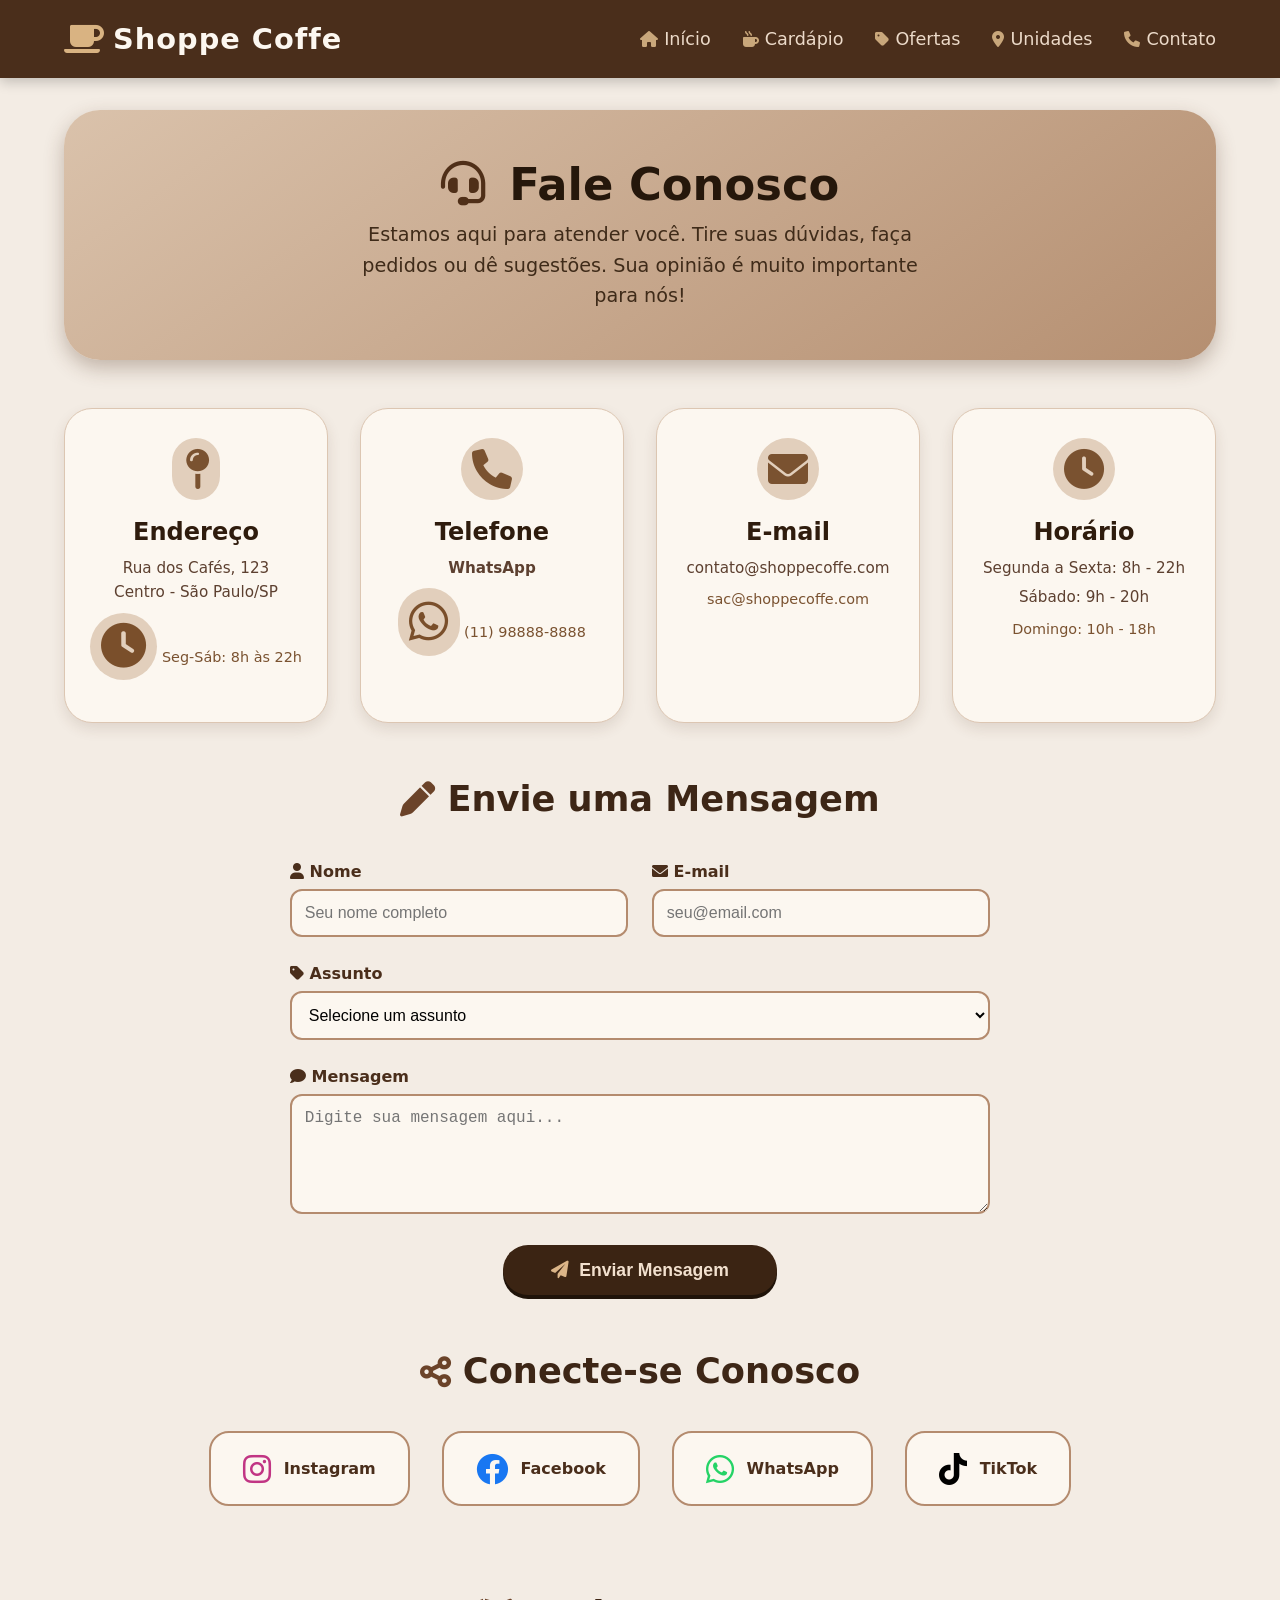
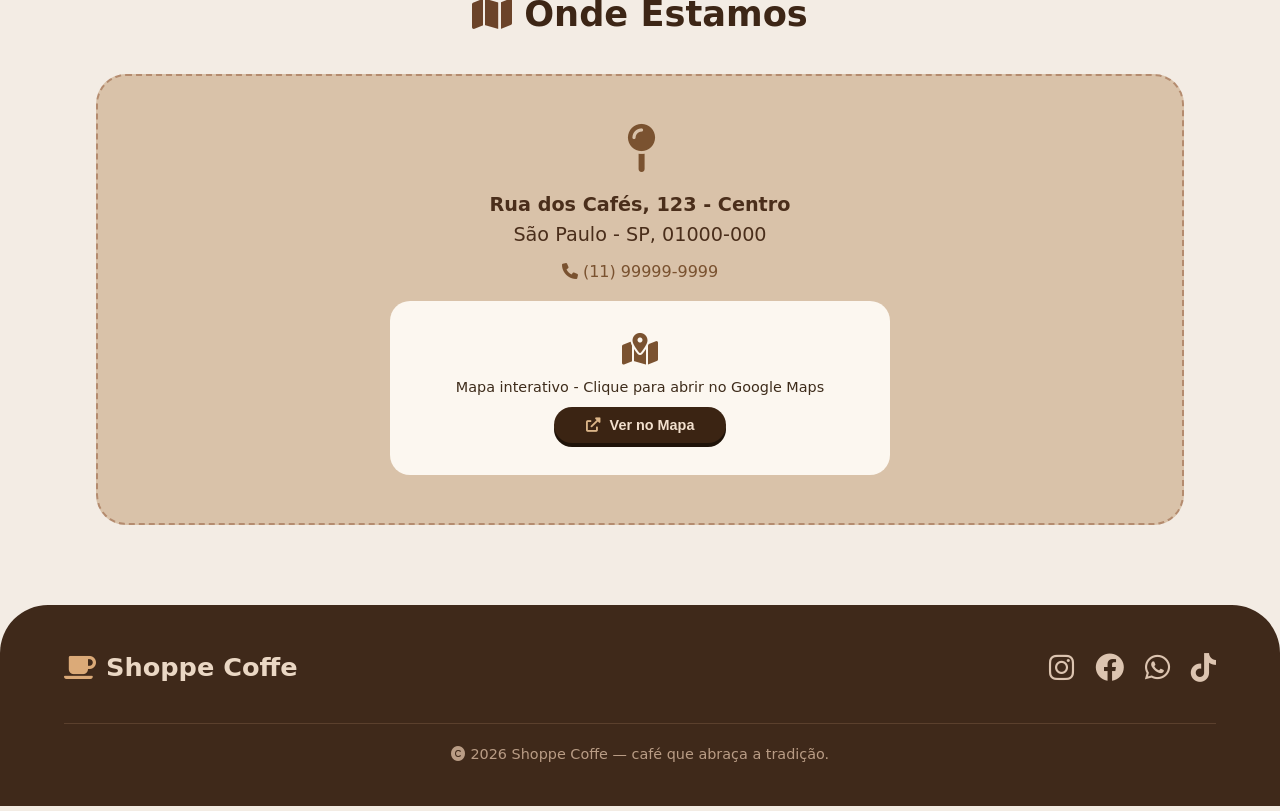
<file: ShopCoffe/contactcoffe.html>
<!DOCTYPE html>
<html lang="pt-BR">
<head>
  <meta charset="UTF-8">
  <meta name="viewport" content="width=device-width, initial-scale=1.0">
  <title>Shoppe Coffe · Contato</title>
  <!-- Font Awesome 6 -->
  <link rel="stylesheet" href="https://cdnjs.cloudflare.com/ajax/libs/font-awesome/6.0.0-beta3/css/all.min.css">
  <link rel="stylesheet" href="stylecoffe.css">
</head>
<body>

<header>
  <div class="container header-flex">
    <div class="logo">
      <i class="fas fa-mug-saucer"></i> Shoppe Coffe
    </div>
    <nav class="nav-menu">
      <a href="homepagecoffe.html"><i class="fas fa-house"></i> Início</a>
      <a href="menucoffe.html"><i class="fa-solid fa-mug-hot"></i> Cardápio</a>
      <a href="#"><i class="fas fa-tag"></i> Ofertas</a>
      <a href="#"><i class="fas fa-location-dot"></i> Unidades</a>
      <a href="contactcoffe.html"><i class="fas fa-phone"></i> Contato</a>
    </nav>
  </div>
</header>

<main>
  <div class="container">
    <!-- HERO DO CONTATO -->
    <section class="hero" style="text-align: center;">
      <div class="hero-content" style="flex: 1 1 100%;">
        <h1><i class="fas fa-headset"></i> Fale Conosco</h1>
        <p style="margin: 0 auto; max-width: 600px;">Estamos aqui para atender você. Tire suas dúvidas, faça pedidos ou dê sugestões. Sua opinião é muito importante para nós!</p>
      </div>
    </section>

    <!-- INFORMAÇÕES DE CONTATO -->
    <div style="display: grid; grid-template-columns: repeat(auto-fit, minmax(250px, 1fr)); gap: 2rem; margin: 2rem 0;">
      <div class="card" style="text-align: center;">
        <i class="fas fa-map-pin" style="font-size: 2.5rem; color: var(--barro-medio);"></i>
        <h3>Endereço</h3>
        <p>Rua dos Cafés, 123<br>Centro - São Paulo/SP</p>
        <p style="font-size: 0.9rem; color: var(--barro-medio); margin-top: 0.5rem;"><i class="fas fa-clock"></i> Seg-Sáb: 8h às 22h</p>
      </div>
      <div class="card" style="text-align: center;">
        <i class="fas fa-phone" style="font-size: 2.5rem; color: var(--barro-medio);"></i>
        <h3>Telefone</h3>
        <p><strong>WhatsApp</strong></p>
        <p style="font-size: 0.9rem; color: var(--barro-medio); margin-top: 0.5rem;"><i class="fab fa-whatsapp"></i> (11) 98888-8888</p>
      </div>
      <div class="card" style="text-align: center;">
        <i class="fas fa-envelope" style="font-size: 2.5rem; color: var(--barro-medio);"></i>
        <h3>E-mail</h3>
        <p>contato@shoppecoffe.com</p>
        <p style="font-size: 0.9rem; color: var(--barro-medio); margin-top: 0.5rem;">sac@shoppecoffe.com</p>
      </div>
      <div class="card" style="text-align: center;">
        <i class="fas fa-clock" style="font-size: 2.5rem; color: var(--barro-medio);"></i>
        <h3>Horário</h3>
        <p>Segunda a Sexta: 8h - 22h</p>
        <p>Sábado: 9h - 20h</p>
        <p style="font-size: 0.9rem; color: var(--barro-medio); margin-top: 0.5rem;">Domingo: 10h - 18h</p>
      </div>
    </div>

    <!-- FORMULÁRIO DE CONTATO -->
    <div class="about-section" style="margin: 3rem 0;">
      <h2 class="section-title" style="justify-content: center;"><i class="fas fa-pen"></i> Envie uma Mensagem</h2>
      <form style="max-width: 700px; margin: 0 auto;">
        <div style="display: grid; grid-template-columns: 1fr 1fr; gap: 1.5rem; margin-bottom: 1.5rem;">
          <div>
            <label style="display: block; font-weight: 600; color: var(--barro-escuro); margin-bottom: 0.3rem;">
              <i class="fas fa-user"></i> Nome
            </label>
            <input type="text" placeholder="Seu nome completo" style="width: 100%; padding: 0.8rem; border: 2px solid var(--barro-claro); border-radius: 12px; background: var(--branco-sujo); font-size: 1rem;">
          </div>
          <div>
            <label style="display: block; font-weight: 600; color: var(--barro-escuro); margin-bottom: 0.3rem;">
              <i class="fas fa-envelope"></i> E-mail
            </label>
            <input type="email" placeholder="seu@email.com" style="width: 100%; padding: 0.8rem; border: 2px solid var(--barro-claro); border-radius: 12px; background: var(--branco-sujo); font-size: 1rem;">
          </div>
        </div>
        <div style="margin-bottom: 1.5rem;">
          <label style="display: block; font-weight: 600; color: var(--barro-escuro); margin-bottom: 0.3rem;">
            <i class="fas fa-tag"></i> Assunto
          </label>
          <select style="width: 100%; padding: 0.8rem; border: 2px solid var(--barro-claro); border-radius: 12px; background: var(--branco-sujo); font-size: 1rem;">
            <option value="">Selecione um assunto</option>
            <option value="pedido">Fazer um pedido</option>
            <option value="duvida">Dúvidas sobre o cardápio</option>
            <option value="sugestao">Sugestões ou reclamações</option>
            <option value="parceria">Parcerias e eventos</option>
            <option value="outro">Outro assunto</option>
          </select>
        </div>
        <div style="margin-bottom: 1.5rem;">
          <label style="display: block; font-weight: 600; color: var(--barro-escuro); margin-bottom: 0.3rem;">
            <i class="fas fa-comment"></i> Mensagem
          </label>
          <textarea rows="5" placeholder="Digite sua mensagem aqui..." style="width: 100%; padding: 0.8rem; border: 2px solid var(--barro-claro); border-radius: 12px; background: var(--branco-sujo); font-size: 1rem; resize: vertical;"></textarea>
        </div>
        <div style="text-align: center;">
          <button type="submit" class="btn-hero" style="font-size: 1.1rem; padding: 0.9rem 3rem;">
            <i class="fas fa-paper-plane"></i> Enviar Mensagem
          </button>
        </div>
      </form>
    </div>

    <!-- REDES SOCIAIS -->
    <div style="text-align: center; margin: 3rem 0;">
      <h2 class="section-title" style="justify-content: center;"><i class="fas fa-share-alt"></i> Conecte-se Conosco</h2>
      <div style="display: flex; gap: 2rem; justify-content: center; flex-wrap: wrap; margin-top: 1.5rem;">
        <a href="#" style="background: var(--branco-sujo); padding: 1.2rem 2rem; border-radius: 20px; display: inline-flex; align-items: center; gap: 0.8rem; text-decoration: none; color: var(--barro-escuro); border: 2px solid var(--barro-claro); transition: all 0.3s; font-weight: 600;" onmouseover="this.style.transform='translateY(-5px)'; this.style.boxShadow='0 8px 20px rgba(0,0,0,0.1)';" onmouseout="this.style.transform='translateY(0)'; this.style.boxShadow='none';">
          <i class="fab fa-instagram" style="font-size: 2rem; color: #c13584;"></i> Instagram
        </a>
        <a href="#" style="background: var(--branco-sujo); padding: 1.2rem 2rem; border-radius: 20px; display: inline-flex; align-items: center; gap: 0.8rem; text-decoration: none; color: var(--barro-escuro); border: 2px solid var(--barro-claro); transition: all 0.3s; font-weight: 600;" onmouseover="this.style.transform='translateY(-5px)'; this.style.boxShadow='0 8px 20px rgba(0,0,0,0.1)';" onmouseout="this.style.transform='translateY(0)'; this.style.boxShadow='none';">
          <i class="fab fa-facebook" style="font-size: 2rem; color: #1877f2;"></i> Facebook
        </a>
        <a href="#" style="background: var(--branco-sujo); padding: 1.2rem 2rem; border-radius: 20px; display: inline-flex; align-items: center; gap: 0.8rem; text-decoration: none; color: var(--barro-escuro); border: 2px solid var(--barro-claro); transition: all 0.3s; font-weight: 600;" onmouseover="this.style.transform='translateY(-5px)'; this.style.boxShadow='0 8px 20px rgba(0,0,0,0.1)';" onmouseout="this.style.transform='translateY(0)'; this.style.boxShadow='none';">
          <i class="fab fa-whatsapp" style="font-size: 2rem; color: #25d366;"></i> WhatsApp
        </a>
        <a href="#" style="background: var(--branco-sujo); padding: 1.2rem 2rem; border-radius: 20px; display: inline-flex; align-items: center; gap: 0.8rem; text-decoration: none; color: var(--barro-escuro); border: 2px solid var(--barro-claro); transition: all 0.3s; font-weight: 600;" onmouseover="this.style.transform='translateY(-5px)'; this.style.boxShadow='0 8px 20px rgba(0,0,0,0.1)';" onmouseout="this.style.transform='translateY(0)'; this.style.boxShadow='none';">
          <i class="fab fa-tiktok" style="font-size: 2rem; color: #000;"></i> TikTok
        </a>
      </div>
    </div>

    <!-- MAPA (placeholder) -->
    <div class="about-section" style="padding: 2rem; text-align: center;">
      <h2 class="section-title" style="justify-content: center;"><i class="fas fa-map"></i> Onde Estamos</h2>
      <div style="background: var(--barro-areia); border-radius: 30px; padding: 3rem 2rem; margin-top: 1rem; border: 2px dashed var(--barro-claro);">
        <i class="fas fa-map-pin" style="font-size: 3rem; color: var(--barro-medio);"></i>
        <p style="font-size: 1.2rem; margin-top: 1rem; color: var(--barro-escuro);">
          <strong>Rua dos Cafés, 123 - Centro</strong><br>
          São Paulo - SP, 01000-000
        </p>
        <p style="color: var(--barro-medio); margin-top: 0.5rem;">
          <i class="fas fa-phone"></i> (11) 99999-9999
        </p>
        <div style="margin-top: 1rem; background: var(--branco-sujo); border-radius: 20px; padding: 2rem; max-width: 500px; margin-left: auto; margin-right: auto;">
          <i class="fas fa-map-marked-alt" style="font-size: 2rem; color: var(--barro-medio);"></i>
          <p style="margin-top: 0.5rem; font-size: 0.9rem;">Mapa interativo - Clique para abrir no Google Maps</p>
          <button class="btn-hero" style="padding: 0.6rem 2rem; font-size: 0.9rem; margin-top: 0.5rem;">
            <i class="fas fa-external-link-alt"></i> Ver no Mapa
          </button>
        </div>
      </div>
    </div>
  </div>
</main>

<footer>
  <div class="container">
    <div class="footer-flex">
      <div class="footer-logo">
        <i class="fas fa-mug-saucer"></i> Shoppe Coffe
      </div>
      <div class="footer-social">
        <a href="#"><i class="fab fa-instagram"></i></a>
        <a href="#"><i class="fab fa-facebook"></i></a>
        <a href="#"><i class="fab fa-whatsapp"></i></a>
        <a href="#"><i class="fab fa-tiktok"></i></a>
      </div>
    </div>
    <div class="copy">
      <i class="fas fa-copyright"></i> 2026 Shoppe Coffe — café que abraça a tradição.
    </div>
  </div>
</footer>

</body>
</html>
</file>
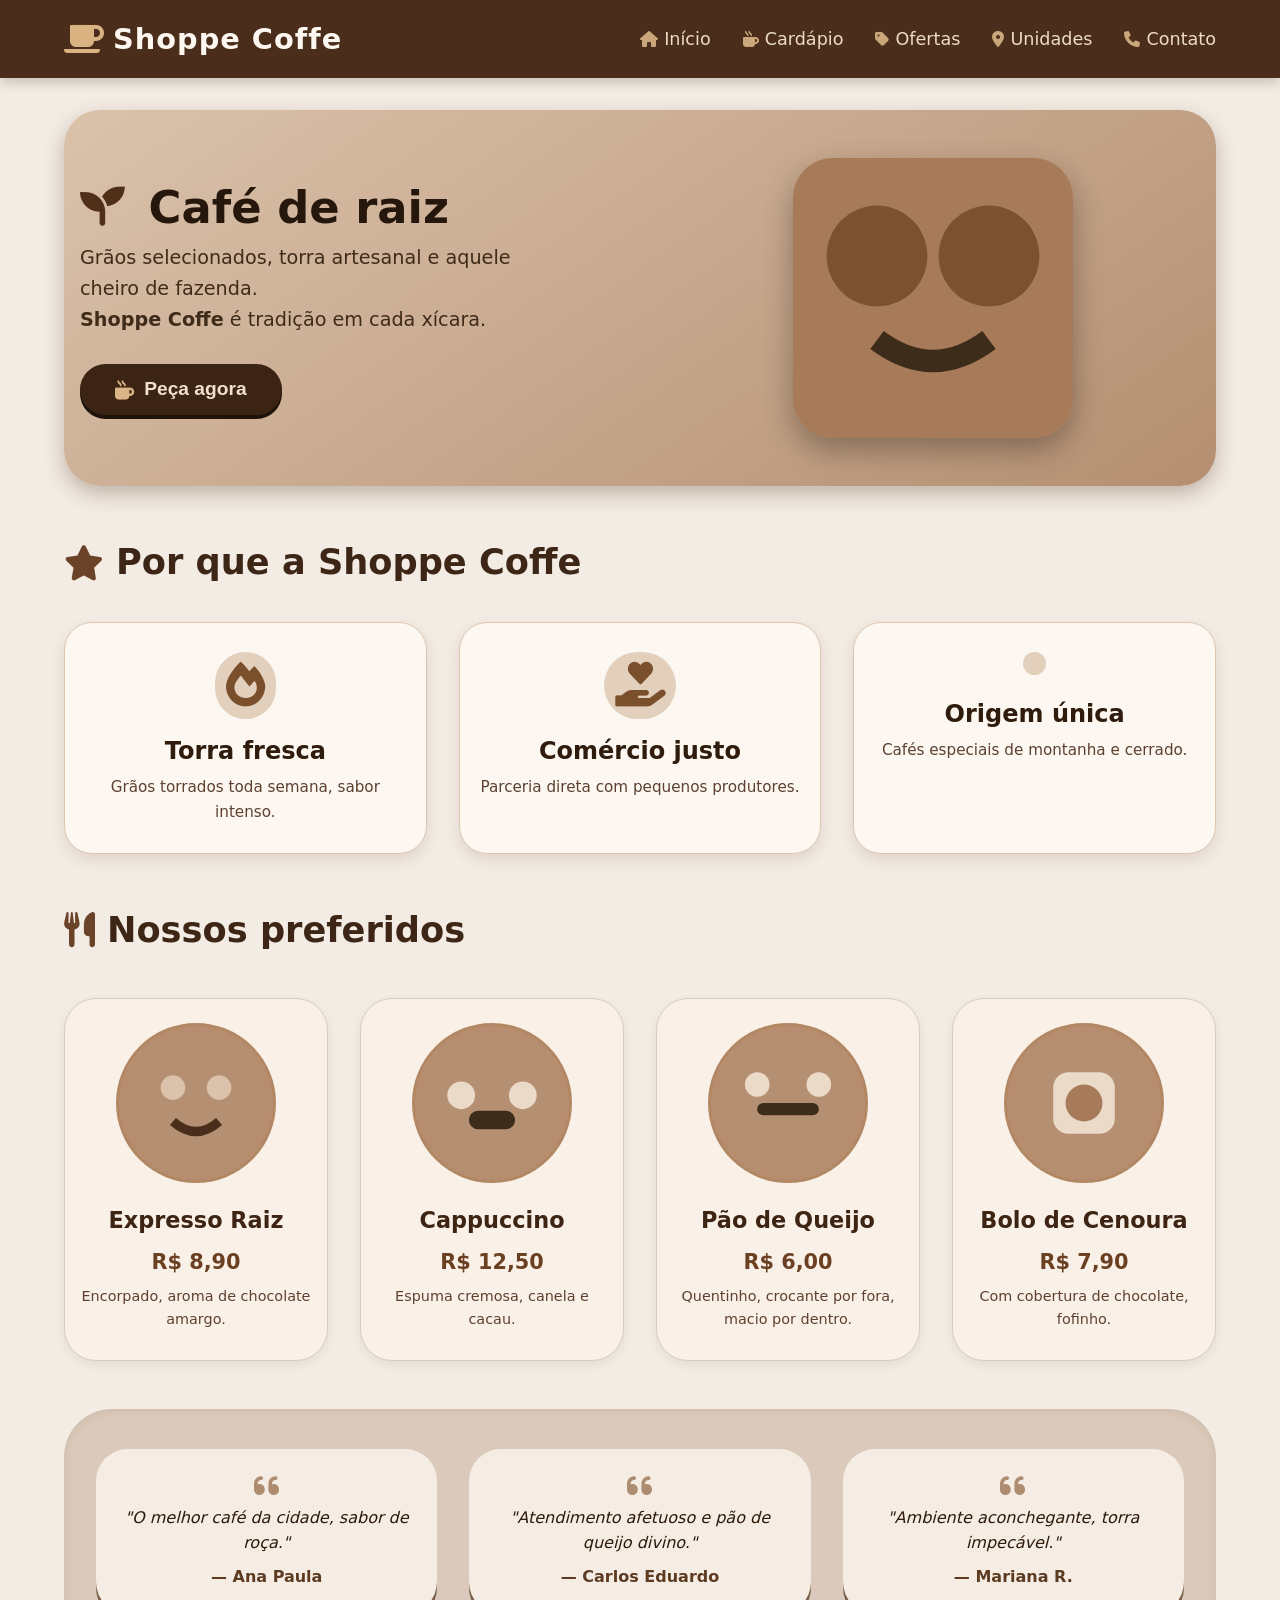
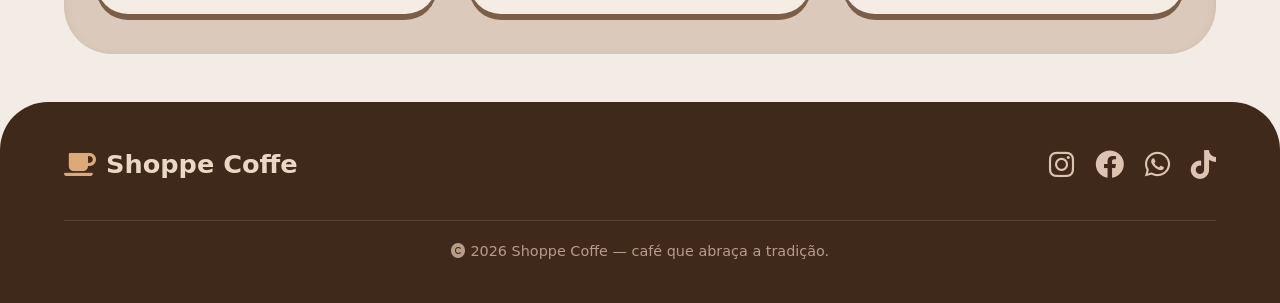
<file: ShopCoffe/homepagecoffe.html>
<!DOCTYPE html>
<html lang="pt-BR">
<head>
  <meta charset="UTF-8">
  <meta name="viewport" content="width=device-width, initial-scale=1.0">
  <title>Shoppe Coffe · Café raiz</title>
  <!-- Font Awesome 6 (gratuito) -->
   <link rel="stylesheet" href="stylecoffe.css">
  <link rel="stylesheet" href="https://cdnjs.cloudflare.com/ajax/libs/font-awesome/6.0.0-beta3/css/all.min.css">
</head>
<body>
<header>
  <div class="container header-flex">
    <div class="logo">
      <i class="fas fa-mug-saucer"></i> Shoppe Coffe
    </div>
    <nav class="nav-menu">
      <a href="homepagecoffe.html"><i class="fas fa-house"></i> Início</a>
      <a href="menucoffe.html"><i class="fa-solid fa-mug-hot"></i> Cardápio</a>
      <a href="#"><i class="fas fa-tag"></i> Ofertas</a>
      <a href="#"><i class="fas fa-location-dot"></i> Unidades</a>
      <a href="contactcoffe.html"><i class="fas fa-phone"></i> Contato</a>
    </nav>
  </div>
</header>

<main class="container">
  <!-- hero -->
  <section class="hero">
    <div class="hero-content">
      <h1><i class="fas fa-seedling"></i> Café de raiz</h1>
      <p>Grãos selecionados, torra artesanal e aquele cheiro de fazenda. <br> <strong>Shoppe Coffe</strong> é tradição em cada xícara.</p>
      <button class="btn-hero"><i class="fas fa-mug-hot"></i> Peça agora</button>
    </div>
    <div class="hero-image">
      <img src="data:image/svg+xml;utf8,<svg xmlns='http://www.w3.org/2000/svg' viewBox='0 0 100 100'><rect width='100' height='100' fill='%23a77b5a'/><circle cx='30' cy='35' r='18' fill='%237a5230'/><circle cx='70' cy='35' r='18' fill='%237a5230'/><path d='M30 65 Q50 80 70 65' stroke='%233e2c1b' stroke-width='8' fill='none'/></svg>" alt="xícara de café">
    </div>
  </section>

  <!-- destaques / serviços -->
  <div>
    <h2 class="section-title"><i class="fas fa-star"></i> Por que a Shoppe Coffe</h2>
    <div class="card-grid">
      <div class="card"><i class="fas fa-fire"></i><h3>Torra fresca</h3><p>Grãos torrados toda semana, sabor intenso.</p></div>
      <div class="card"><i class="fas fa-hand-holding-heart"></i><h3>Comércio justo</h3><p>Parceria direta com pequenos produtores.</p></div>
      <div class="card"><i class="fas fa-wheat-awn"></i><h3>Origem única</h3><p>Cafés especiais de montanha e cerrado.</p></div>
    </div>
  </div>

  <!-- menu / produtos -->
  <h2 class="section-title"><i class="fas fa-utensils"></i> Nossos preferidos</h2>
  <div class="menu-grid">
    <div class="product">
      <img src="data:image/svg+xml;utf8,<svg xmlns='http://www.w3.org/2000/svg' viewBox='0 0 100 100'><circle cx='50' cy='50' r='45' fill='%23b58f71'/><circle cx='35' cy='40' r='8' fill='%23dac2ab'/><circle cx='65' cy='40' r='8' fill='%23dac2ab'/><path d='M35 62 Q50 75 65 62' stroke='%234a2e1b' stroke-width='6' fill='none'/></svg>" alt="Café expresso">
      <h4>Expresso Raiz</h4>
      <div class="price">R$ 8,90</div>
      <div class="desc">Encorpado, aroma de chocolate amargo.</div>
    </div>
    <div class="product">
      <img src="data:image/svg+xml;utf8,<svg xmlns='http://www.w3.org/2000/svg' viewBox='0 0 100 100'><circle cx='50' cy='50' r='45' fill='%23b58f71'/><circle cx='30' cy='45' r='9' fill='%23ecdac9'/><circle cx='70' cy='45' r='9' fill='%23ecdac9'/><rect x='35' y='55' width='30' height='12' rx='6' fill='%233e2c1b'/></svg>" alt="Cappuccino">
      <h4>Cappuccino</h4>
      <div class="price">R$ 12,50</div>
      <div class="desc">Espuma cremosa, canela e cacau.</div>
    </div>
    <div class="product">
      <img src="data:image/svg+xml;utf8,<svg xmlns='http://www.w3.org/2000/svg' viewBox='0 0 100 100'><circle cx='50' cy='50' r='45' fill='%23b58f71'/><circle cx='30' cy='38' r='8' fill='%23ecdac9'/><circle cx='70' cy='38' r='8' fill='%23ecdac9'/><rect x='30' y='50' width='40' height='8' rx='4' fill='%233e2c1b'/></svg>" alt="Pão de queijo">
      <h4>Pão de Queijo</h4>
      <div class="price">R$ 6,00</div>
      <div class="desc">Quentinho, crocante por fora, macio por dentro.</div>
    </div>
    <div class="product">
      <img src="data:image/svg+xml;utf8,<svg xmlns='http://www.w3.org/2000/svg' viewBox='0 0 100 100'><circle cx='50' cy='50' r='45' fill='%23b58f71'/><rect x='30' y='30' width='40' height='40' rx='10' fill='%23ecdac9'/><circle cx='50' cy='50' r='12' fill='%23a77b5a'/></svg>" alt="Bolo de cenoura">
      <h4>Bolo de Cenoura</h4>
      <div class="price">R$ 7,90</div>
      <div class="desc">Com cobertura de chocolate, fofinho.</div>
    </div>
  </div>

  <!-- depoimentos -->
  <div class="depo-box">
    <div class="depo-item">
      <i class="fas fa-quote-left"></i>
      <p>"O melhor café da cidade, sabor de roça."</p>
      <span>— Ana Paula</span>
    </div>
    <div class="depo-item">
      <i class="fas fa-quote-left"></i>
      <p>"Atendimento afetuoso e pão de queijo divino."</p>
      <span>— Carlos Eduardo</span>
    </div>
    <div class="depo-item">
      <i class="fas fa-quote-left"></i>
      <p>"Ambiente aconchegante, torra impecável."</p>
      <span>— Mariana R.</span>
    </div>
  </div>
</main>

<!-- rodapé -->
<footer>
  <div class="container">
    <div class="footer-flex">
      <div class="footer-logo">
        <i class="fas fa-mug-saucer"></i> Shoppe Coffe
      </div>
      <div class="footer-social">
        <a href="#"><i class="fab fa-instagram"></i></a>
        <a href="#"><i class="fab fa-facebook"></i></a>
        <a href="#"><i class="fab fa-whatsapp"></i></a>
        <a href="#"><i class="fab fa-tiktok"></i></a>
      </div>
    </div>
    <div class="copy">
      <i class="fas fa-copyright"></i> 2026 Shoppe Coffe — café que abraça a tradição.
    </div>
  </div>
</footer>
</body>
</html>
</file>
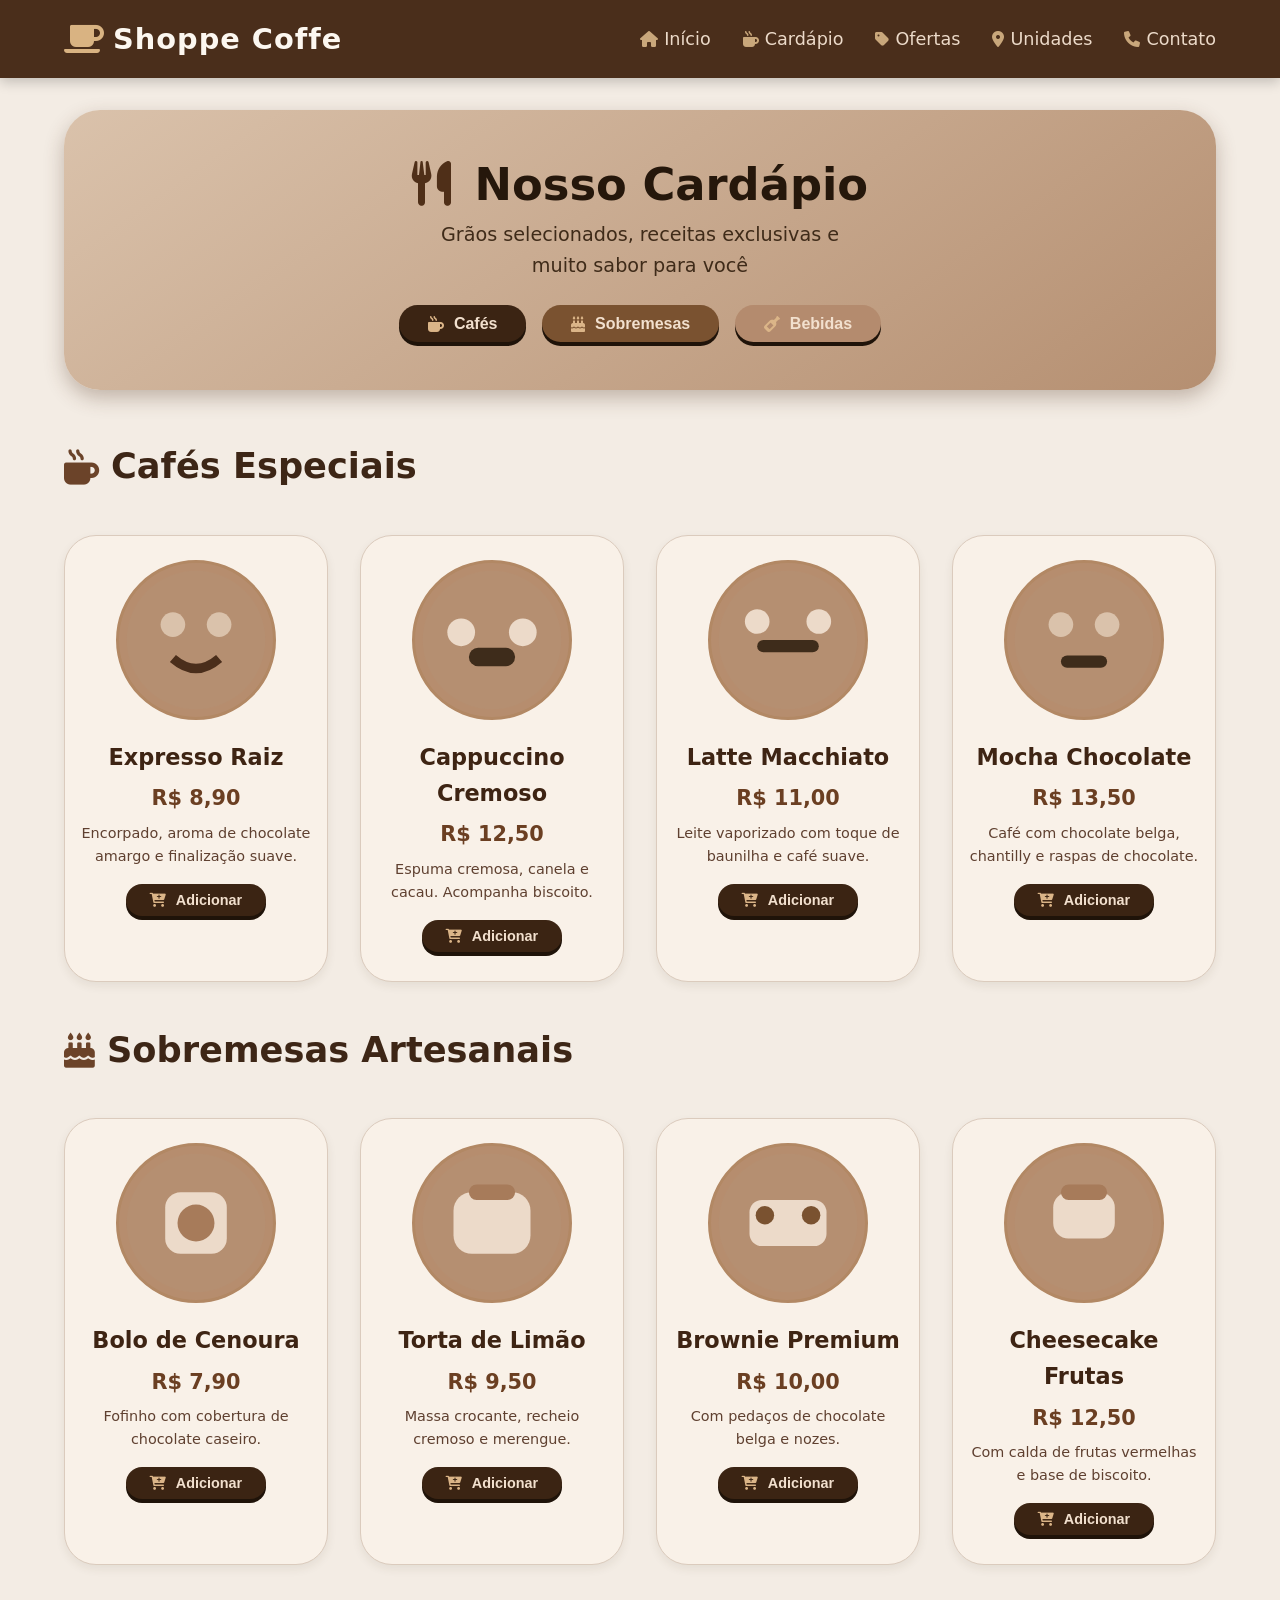
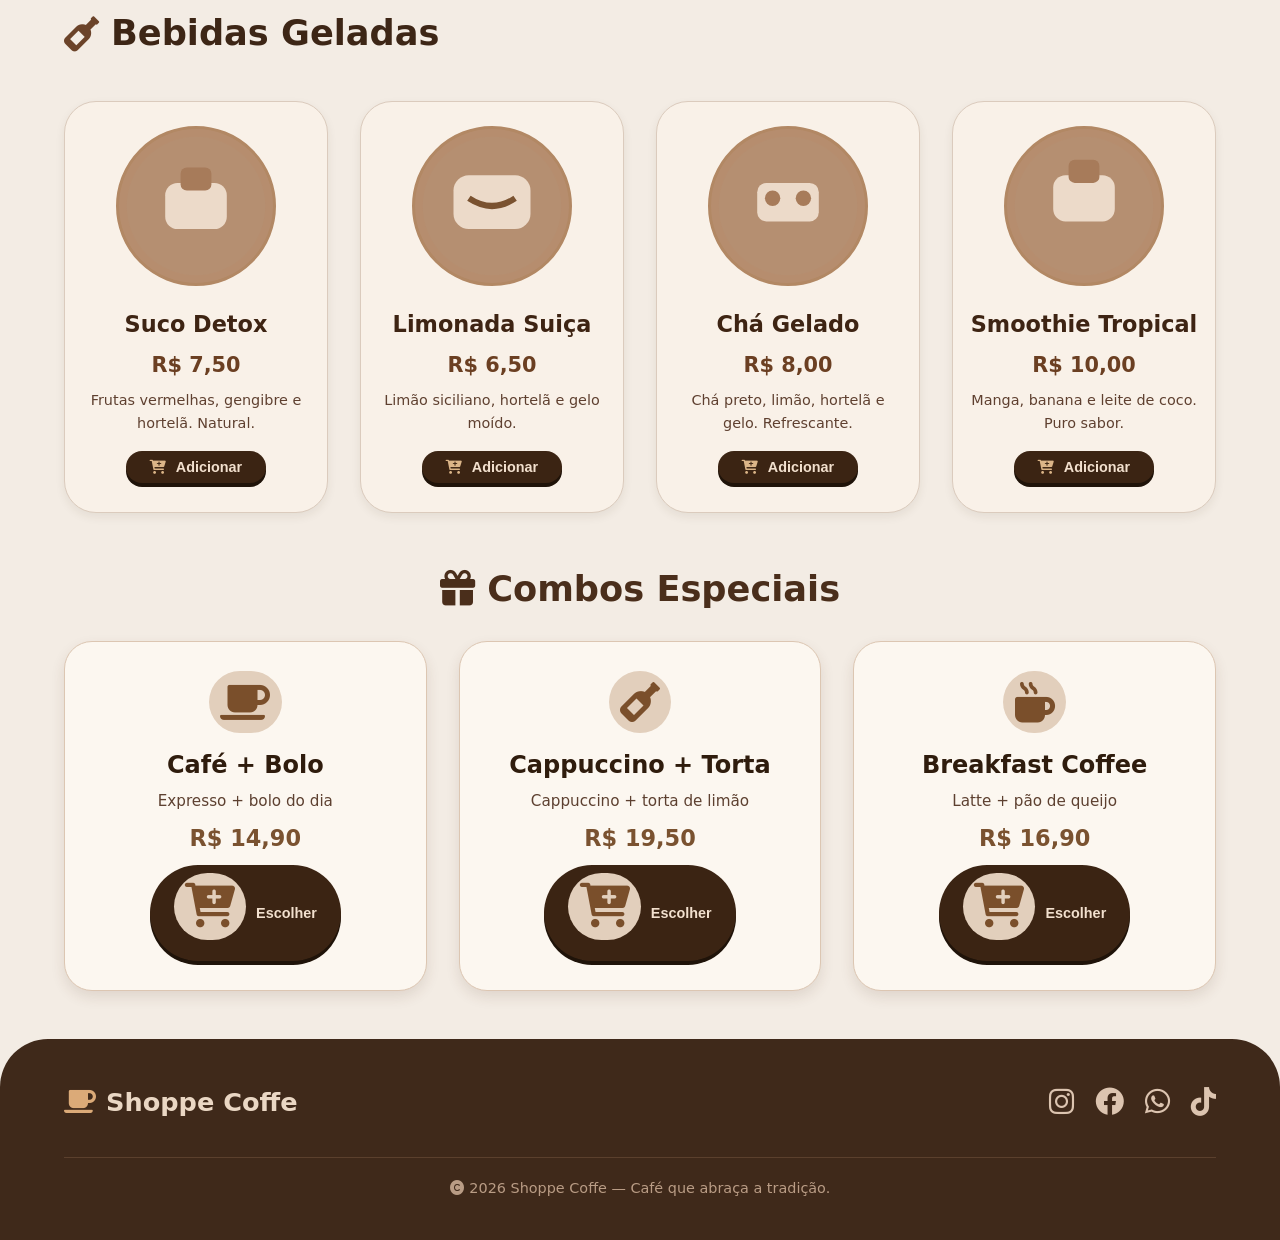
<file: ShopCoffe/menucoffe.html>
<!DOCTYPE html>
<html lang="pt-BR">
<head>
  <meta charset="UTF-8">
  <meta name="viewport" content="width=device-width, initial-scale=1.0">
  <title>Shoppe Coffe · Cardápio</title>
  <!-- Font Awesome 6 -->
  <link rel="stylesheet" href="https://cdnjs.cloudflare.com/ajax/libs/font-awesome/6.0.0-beta3/css/all.min.css">
  <!-- CSS EXTERNO - você vai linkar aqui -->
  <link rel="stylesheet" href="stylecoffe.css">
</head>
<body>

<header>
  <div class="container header-flex">
    <div class="logo">
      <i class="fas fa-mug-saucer"></i> Shoppe Coffe
    </div>
    <nav class="nav-menu">
      <a href="homepagecoffe.html"><i class="fas fa-house"></i> Início</a>
      <a href="menucoffe.html"><i class="fa-solid fa-mug-hot"></i> Cardápio</a>
      <a href="#"><i class="fas fa-tag"></i> Ofertas</a>
      <a href="#"><i class="fas fa-location-dot"></i> Unidades</a>
      <a href="contactcoffe.html"><i class="fas fa-phone"></i> Contato</a>
    </nav>
  </div>
</header>

<main>
  <div class="container">
    <!-- HERO DO CARDÁPIO -->
    <section class="hero">
      <div class="hero-content" style="text-align: center; flex: 1 1 100%;">
        <h1><i class="fas fa-utensils"></i> Nosso Cardápio</h1>
        <p style="margin: 0 auto;">Grãos selecionados, receitas exclusivas e muito sabor para você</p>
        <div style="margin-top: 1.5rem; display: flex; gap: 1rem; flex-wrap: wrap; justify-content: center;">
          <button class="btn-hero" style="padding: 0.6rem 1.8rem; font-size: 1rem;"><i class="fas fa-mug-hot"></i> Cafés</button>
          <button class="btn-hero" style="padding: 0.6rem 1.8rem; font-size: 1rem; background: var(--barro-medio);"><i class="fas fa-cake"></i> Sobremesas</button>
          <button class="btn-hero" style="padding: 0.6rem 1.8rem; font-size: 1rem; background: var(--barro-claro);"><i class="fas fa-wine-bottle"></i> Bebidas</button>
        </div>
      </div>
    </section>

    <!-- CATEGORIA: CAFÉS -->
    <h2 class="section-title"><i class="fas fa-mug-hot"></i> Cafés Especiais</h2>
    <div class="menu-grid">
      <div class="product">
        <img src="data:image/svg+xml;utf8,<svg xmlns='http://www.w3.org/2000/svg' viewBox='0 0 100 100'><circle cx='50' cy='50' r='45' fill='%23b58f71'/><circle cx='35' cy='40' r='8' fill='%23dac2ab'/><circle cx='65' cy='40' r='8' fill='%23dac2ab'/><path d='M35 62 Q50 75 65 62' stroke='%234a2e1b' stroke-width='6' fill='none'/></svg>" alt="Expresso">
        <h4>Expresso Raiz</h4>
        <div class="price">R$ 8,90</div>
        <div class="desc">Encorpado, aroma de chocolate amargo e finalização suave.</div>
        <button class="btn-hero" style="margin-top: 1rem; padding: 0.5rem 1.5rem; font-size: 0.9rem;"><i class="fas fa-cart-plus"></i> Adicionar</button>
      </div>
      <div class="product">
        <img src="data:image/svg+xml;utf8,<svg xmlns='http://www.w3.org/2000/svg' viewBox='0 0 100 100'><circle cx='50' cy='50' r='45' fill='%23b58f71'/><circle cx='30' cy='45' r='9' fill='%23ecdac9'/><circle cx='70' cy='45' r='9' fill='%23ecdac9'/><rect x='35' y='55' width='30' height='12' rx='6' fill='%233e2c1b'/></svg>" alt="Cappuccino">
        <h4>Cappuccino Cremoso</h4>
        <div class="price">R$ 12,50</div>
        <div class="desc">Espuma cremosa, canela e cacau. Acompanha biscoito.</div>
        <button class="btn-hero" style="margin-top: 1rem; padding: 0.5rem 1.5rem; font-size: 0.9rem;"><i class="fas fa-cart-plus"></i> Adicionar</button>
      </div>
      <div class="product">
        <img src="data:image/svg+xml;utf8,<svg xmlns='http://www.w3.org/2000/svg' viewBox='0 0 100 100'><circle cx='50' cy='50' r='45' fill='%23b58f71'/><circle cx='30' cy='38' r='8' fill='%23ecdac9'/><circle cx='70' cy='38' r='8' fill='%23ecdac9'/><rect x='30' y='50' width='40' height='8' rx='4' fill='%233e2c1b'/></svg>" alt="Latte">
        <h4>Latte Macchiato</h4>
        <div class="price">R$ 11,00</div>
        <div class="desc">Leite vaporizado com toque de baunilha e café suave.</div>
        <button class="btn-hero" style="margin-top: 1rem; padding: 0.5rem 1.5rem; font-size: 0.9rem;"><i class="fas fa-cart-plus"></i> Adicionar</button>
      </div>
      <div class="product">
        <img src="data:image/svg+xml;utf8,<svg xmlns='http://www.w3.org/2000/svg' viewBox='0 0 100 100'><circle cx='50' cy='50' r='45' fill='%23b58f71'/><circle cx='35' cy='40' r='8' fill='%23dac2ab'/><circle cx='65' cy='40' r='8' fill='%23dac2ab'/><rect x='35' y='60' width='30' height='8' rx='4' fill='%233e2c1b'/></svg>" alt="Mocha">
        <h4>Mocha Chocolate</h4>
        <div class="price">R$ 13,50</div>
        <div class="desc">Café com chocolate belga, chantilly e raspas de chocolate.</div>
        <button class="btn-hero" style="margin-top: 1rem; padding: 0.5rem 1.5rem; font-size: 0.9rem;"><i class="fas fa-cart-plus"></i> Adicionar</button>
      </div>
    </div>

    <!-- CATEGORIA: SOBREMESAS -->
    <h2 class="section-title"><i class="fas fa-cake"></i> Sobremesas Artesanais</h2>
    <div class="menu-grid">
      <div class="product">
        <img src="data:image/svg+xml;utf8,<svg xmlns='http://www.w3.org/2000/svg' viewBox='0 0 100 100'><circle cx='50' cy='50' r='45' fill='%23b58f71'/><rect x='30' y='30' width='40' height='40' rx='10' fill='%23ecdac9'/><circle cx='50' cy='50' r='12' fill='%23a77b5a'/></svg>" alt="Bolo de Cenoura">
        <h4>Bolo de Cenoura</h4>
        <div class="price">R$ 7,90</div>
        <div class="desc">Fofinho com cobertura de chocolate caseiro.</div>
        <button class="btn-hero" style="margin-top: 1rem; padding: 0.5rem 1.5rem; font-size: 0.9rem;"><i class="fas fa-cart-plus"></i> Adicionar</button>
      </div>
      <div class="product">
        <img src="data:image/svg+xml;utf8,<svg xmlns='http://www.w3.org/2000/svg' viewBox='0 0 100 100'><circle cx='50' cy='50' r='45' fill='%23b58f71'/><rect x='25' y='30' width='50' height='40' rx='12' fill='%23ecdac9'/><rect x='35' y='25' width='30' height='10' rx='5' fill='%23a77b5a'/></svg>" alt="Torta de Limão">
        <h4>Torta de Limão</h4>
        <div class="price">R$ 9,50</div>
        <div class="desc">Massa crocante, recheio cremoso e merengue.</div>
        <button class="btn-hero" style="margin-top: 1rem; padding: 0.5rem 1.5rem; font-size: 0.9rem;"><i class="fas fa-cart-plus"></i> Adicionar</button>
      </div>
      <div class="product">
        <img src="data:image/svg+xml;utf8,<svg xmlns='http://www.w3.org/2000/svg' viewBox='0 0 100 100'><circle cx='50' cy='50' r='45' fill='%23b58f71'/><rect x='25' y='35' width='50' height='30' rx='8' fill='%23ecdac9'/><circle cx='35' cy='45' r='6' fill='%237a5230'/><circle cx='65' cy='45' r='6' fill='%237a5230'/></svg>" alt="Brownie">
        <h4>Brownie Premium</h4>
        <div class="price">R$ 10,00</div>
        <div class="desc">Com pedaços de chocolate belga e nozes.</div>
        <button class="btn-hero" style="margin-top: 1rem; padding: 0.5rem 1.5rem; font-size: 0.9rem;"><i class="fas fa-cart-plus"></i> Adicionar</button>
      </div>
      <div class="product">
        <img src="data:image/svg+xml;utf8,<svg xmlns='http://www.w3.org/2000/svg' viewBox='0 0 100 100'><circle cx='50' cy='50' r='45' fill='%23b58f71'/><rect x='30' y='30' width='40' height='30' rx='10' fill='%23ecdac9'/><rect x='35' y='25' width='30' height='10' rx='5' fill='%23a77b5a'/></svg>" alt="Cheesecake">
        <h4>Cheesecake Frutas</h4>
        <div class="price">R$ 12,50</div>
        <div class="desc">Com calda de frutas vermelhas e base de biscoito.</div>
        <button class="btn-hero" style="margin-top: 1rem; padding: 0.5rem 1.5rem; font-size: 0.9rem;"><i class="fas fa-cart-plus"></i> Adicionar</button>
      </div>
    </div>

    <!-- CATEGORIA: BEBIDAS GELADAS -->
    <h2 class="section-title"><i class="fas fa-wine-bottle"></i> Bebidas Geladas</h2>
    <div class="menu-grid">
      <div class="product">
        <img src="data:image/svg+xml;utf8,<svg xmlns='http://www.w3.org/2000/svg' viewBox='0 0 100 100'><circle cx='50' cy='50' r='45' fill='%23b58f71'/><rect x='30' y='35' width='40' height='30' rx='8' fill='%23ecdac9'/><rect x='40' y='25' width='20' height='15' rx='4' fill='%23a77b5a'/></svg>" alt="Suco Natural">
        <h4>Suco Detox</h4>
        <div class="price">R$ 7,50</div>
        <div class="desc">Frutas vermelhas, gengibre e hortelã. Natural.</div>
        <button class="btn-hero" style="margin-top: 1rem; padding: 0.5rem 1.5rem; font-size: 0.9rem;"><i class="fas fa-cart-plus"></i> Adicionar</button>
      </div>
      <div class="product">
        <img src="data:image/svg+xml;utf8,<svg xmlns='http://www.w3.org/2000/svg' viewBox='0 0 100 100'><circle cx='50' cy='50' r='45' fill='%23b58f71'/><rect x='25' y='30' width='50' height='35' rx='10' fill='%23ecdac9'/><path d='M35 45 Q50 55 65 45' stroke='%237a5230' stroke-width='4' fill='none'/></svg>" alt="Limonada">
        <h4>Limonada Suiça</h4>
        <div class="price">R$ 6,50</div>
        <div class="desc">Limão siciliano, hortelã e gelo moído.</div>
        <button class="btn-hero" style="margin-top: 1rem; padding: 0.5rem 1.5rem; font-size: 0.9rem;"><i class="fas fa-cart-plus"></i> Adicionar</button>
      </div>
      <div class="product">
        <img src="data:image/svg+xml;utf8,<svg xmlns='http://www.w3.org/2000/svg' viewBox='0 0 100 100'><circle cx='50' cy='50' r='45' fill='%23b58f71'/><rect x='30' y='35' width='40' height='25' rx='6' fill='%23ecdac9'/><circle cx='40' cy='45' r='5' fill='%23a77b5a'/><circle cx='60' cy='45' r='5' fill='%23a77b5a'/></svg>" alt="Chá Gelado">
        <h4>Chá Gelado</h4>
        <div class="price">R$ 8,00</div>
        <div class="desc">Chá preto, limão, hortelã e gelo. Refrescante.</div>
        <button class="btn-hero" style="margin-top: 1rem; padding: 0.5rem 1.5rem; font-size: 0.9rem;"><i class="fas fa-cart-plus"></i> Adicionar</button>
      </div>
      <div class="product">
        <img src="data:image/svg+xml;utf8,<svg xmlns='http://www.w3.org/2000/svg' viewBox='0 0 100 100'><circle cx='50' cy='50' r='45' fill='%23b58f71'/><rect x='30' y='30' width='40' height='30' rx='8' fill='%23ecdac9'/><rect x='40' y='20' width='20' height='15' rx='4' fill='%23a77b5a'/></svg>" alt="Smoothie">
        <h4>Smoothie Tropical</h4>
        <div class="price">R$ 10,00</div>
        <div class="desc">Manga, banana e leite de coco. Puro sabor.</div>
        <button class="btn-hero" style="margin-top: 1rem; padding: 0.5rem 1.5rem; font-size: 0.9rem;"><i class="fas fa-cart-plus"></i> Adicionar</button>
      </div>
    </div>

    <!-- DESTAQUE: COMBOS -->
    <div class="about-section" style="margin-top: 3rem; text-align: center;">
      <h2 style="font-size: 2.2rem; color: var(--barro-escuro);"><i class="fas fa-gift"></i> Combos Especiais</h2>
      <div class="card-grid" style="margin-top: 1.5rem;">
        <div class="card">
          <i class="fas fa-mug-saucer" style="font-size: 2.5rem;"></i>
          <h3>Café + Bolo</h3>
          <p>Expresso + bolo do dia</p>
          <div style="font-weight: 700; font-size: 1.4rem; color: var(--barro-medio); margin: 0.5rem 0;">R$ 14,90</div>
          <button class="btn-hero" style="padding: 0.5rem 1.5rem; font-size: 0.9rem;"><i class="fas fa-cart-plus"></i> Escolher</button>
        </div>
        <div class="card">
          <i class="fas fa-wine-bottle" style="font-size: 2.5rem;"></i>
          <h3>Cappuccino + Torta</h3>
          <p>Cappuccino + torta de limão</p>
          <div style="font-weight: 700; font-size: 1.4rem; color: var(--barro-medio); margin: 0.5rem 0;">R$ 19,50</div>
          <button class="btn-hero" style="padding: 0.5rem 1.5rem; font-size: 0.9rem;"><i class="fas fa-cart-plus"></i> Escolher</button>
        </div>
        <div class="card">
          <i class="fas fa-mug-hot" style="font-size: 2.5rem;"></i>
          <h3>Breakfast Coffee</h3>
          <p>Latte + pão de queijo</p>
          <div style="font-weight: 700; font-size: 1.4rem; color: var(--barro-medio); margin: 0.5rem 0;">R$ 16,90</div>
          <button class="btn-hero" style="padding: 0.5rem 1.5rem; font-size: 0.9rem;"><i class="fas fa-cart-plus"></i> Escolher</button>
        </div>
      </div>
    </div>
  </div>
</main>

<footer>
  <div class="container">
    <div class="footer-flex">
      <div class="footer-logo">
        <i class="fas fa-mug-saucer"></i> Shoppe Coffe
      </div>
      <div class="footer-social">
        <a href="#"><i class="fab fa-instagram"></i></a>
        <a href="#"><i class="fab fa-facebook"></i></a>
        <a href="#"><i class="fab fa-whatsapp"></i></a>
        <a href="#"><i class="fab fa-tiktok"></i></a>
      </div>
    </div>
    <div class="copy">
      <i class="fas fa-copyright"></i> 2026 Shoppe Coffe — Café que abraça a tradição.
    </div>
  </div>
</footer>

</body>
</html>
</file>
<file: style.css>
* {
  margin: 0;
  padding: 0;
  box-sizing: border-box;
}

body {
  font-family: 'Inter', sans-serif;
  background: #0d0b1a;
  color: #e0ddf2;
  line-height: 1.6;
}

h1, h2, h3, h4, h5, h6 {
  font-family: 'Outfit', sans-serif;
}

.container {
  max-width: 1200px;
  margin: 0 auto;
  padding: 0 20px;
}

header {
  background: rgba(13, 11, 26, 0.7);
  backdrop-filter: blur(12px);
  -webkit-backdrop-filter: blur(12px);
  border-bottom: 1px solid rgba(255, 255, 255, 0.05);
  padding: 30px 0;
  position: fixed;
  width: 100%;
  top: 0;
  z-index: 1000;
  box-shadow: none;
}

nav {
  display: flex;
  justify-content: center;
  align-items: center;
  flex-wrap: wrap;
}

.nav-links {
  display: flex;
  gap: 50px;
  list-style: none;
  flex-wrap: wrap;
}

.nav-links a {
  color: #d8b4fe;
  text-decoration: none;
  font-weight: 500;
  transition: color 0.3s;
  font-size: 1.5rem;
}

.nav-links a:hover {
  color: #c084fc;
  text-shadow:
    0 0 10px #d5bce0c5,
    0 0 20px #8d0dc0cb;
}

.profile-picture {
  border-radius: 50%;
  width: 100%;
  height: auto;
}

.hero {
  padding: 150px 0 80px 0;
  background: linear-gradient(135deg, #0d0b1a 0%, #1a1433 50%, #2d1f4e 100%);
  min-height: 100vh;
  display: flex;
  align-items: center;
}

.hero-content {
  display: flex;
  align-items: center;
  gap: 60px;
  flex-wrap: wrap;
}

.hero-text {
  flex: 1;
  min-width: 300px;
}

.hero-text h1 {
  font-size: 2.3rem;
  font-weight: 700;
  margin-bottom: 10px;
  background: linear-gradient(90deg, #ac9fd4, #c084fc, #513c8d);
  background-size: 200%;
  background-clip: text;
  -webkit-background-clip: text;
  -webkit-text-fill-color: transparent;
  animation: shine 3s infinite linear;
  text-shadow:
    0 0 10px #51296400,
    0 0 20px #8d0dc0cb;
}

@keyframes shine {
  0% {
    background-position: 0% 50%;
  }
  50% {
    background-position: 100% 50%;
  }
  100% {
    background-position: 0% 50%;
  }
}

.hero-text .subtitle {
  font-size: 1.2rem;
  color: #b8a6e6;
  margin-bottom: 5px;
  -webkit-text-fill-color: #b8a6e6;
}

.hero-text .tagline {
  font-size: 1.1rem;
  color: #9b8bc4;
  margin-bottom: 25px;
  -webkit-text-fill-color: #9b8bc4;
}

.hero-text p {
  font-size: 1.05rem;
  color: #cdc3ed;
  margin-bottom: 30px;
  max-width: 500px;
}

.btn-group {
  display: flex;
  gap: 15px;
  flex-wrap: wrap;
}

.btn {
  display: inline-block;
  padding: 12px 32px;
  border-radius: 50px;
  text-decoration: none;
  font-weight: 600;
  transition: all 0.3s ease;
  cursor: pointer;
  border: none;
  font-size: 1rem;
}

.btn-primary {
  background: linear-gradient(135deg, #7c3aed, #6d28d9);
  color: #fff;
  box-shadow: 0 4px 15px rgba(124, 58, 237, 0.4);
}

.btn:active {
  transform: scale(0.95);
}

.btn-primary:hover {
  transform: translateY(-3px);
  box-shadow: 0 8px 25px rgba(124, 58, 237, 0.6);
}

.btn-secondary {
  background: transparent;
  color: #c084fc;
  border: 2px solid #7c3aed;
}

.btn-secondary:hover {
  background: rgba(124, 58, 237, 0.15);
  transform: translateY(-3px);
}

.btn-outline {
  background: transparent;
  color: #d8b4fe;
  border: 2px solid #4c1d95;
}

.btn-outline:hover {
  background: rgba(76, 29, 149, 0.3);
  transform: translateY(-3px);
}

.hero-image {
  padding-top: 40px;
  flex: 1;
  min-width: 250px;
  display: flex;
  justify-content: center;
  align-items: center;
}

@keyframes float {
  0% { transform: translateY(0px); }
  50% { transform: translateY(-15px); }
  100% { transform: translateY(0px); }
}

.profile-placeholder {
  width: 300px;
  height: 300px;
  border-radius: 50%;
  background: linear-gradient(135deg, #4c1d95, #7c3aed);
  display: flex;
  align-items: center;
  justify-content: center;
  font-size: 6rem;
  color: #fff;
  box-shadow: 0 0 60px rgba(124, 58, 237, 0.3);
  border: 4px solid rgba(255, 255, 255, 0.1);
  animation: float 6s ease-in-out infinite;
}

.profile-placeholder i {
  filter: drop-shadow(0 4px 10px rgba(0, 0, 0, 0.3));
}

section {
  padding: 120px 0;
}

.section-title {
  font-size: 2.2rem;
  font-weight: 700;
  margin-bottom: 15px;
  color: #c084fc;
  text-align: center;
}

.section-subtitle {
  text-align: center;
  color: #a78bfa;
  margin-bottom: 50px;
  font-size: 1.1rem;
}

.about-content {
  display: flex;
  gap: 50px;
  align-items: center;
  flex-wrap: wrap;
  background: rgba(255, 255, 255, 0.03);
  padding: 40px;
  border-radius: 20px;
  border: 1px solid rgba(255, 255, 255, 0.08);
  box-shadow: 0 4px 30px rgba(0, 0, 0, 0.1);
}

.about-text {
  flex: 2;
  min-width: 280px;
}

.about-text p {
  margin-bottom: 15px;
  color: #cdc3ed;
  font-size: 1.05rem;
}

.about-text strong {
  color: #c084fc;
}

.about-stats {
  flex: 1;
  min-width: 200px;
  display: flex;
  flex-direction: column;
  gap: 15px;
}

.stat-item {
  background: #1a1433;
  padding: 15px 25px;
  border-radius: 12px;
  border-left: 4px solid #7c3aed;
  text-align: center;
}

.stat-item .number {
  font-size: 1.8rem;
  font-weight: 700;
  color: #c084fc;
}

.stat-item .label {
  font-size: 0.9rem;
  color: #9b8bc4;
}

.skills-grid {
  display: grid;
  grid-template-columns: repeat(auto-fit, minmax(150px, 1fr));
  gap: 20px;
  margin-top: 30px;
}

.skill-card {
  background: rgba(255, 255, 255, 0.03);
  padding: 25px 15px;
  border-radius: 16px;
  text-align: center;
  border: 1px solid rgba(255, 255, 255, 0.08);
  transition: all 0.3s ease;
  box-shadow: 0 4px 30px rgba(0, 0, 0, 0.1);
}

.skill-card:hover {
  transform: translateY(-5px);
  border-color: #7c3aed;
  box-shadow: 0 8px 30px rgba(124, 58, 237, 0.2);
}

.skill-card i {
  font-size: 2.8rem;
  color: #a78bfa;
  margin-bottom: 10px;
}

.skill-card h4 {
  color: #d8b4fe;
  font-size: 1rem;
}

.projects-grid {
  display: grid;
  grid-template-columns: repeat(auto-fit, minmax(280px, 1fr));
  gap: 30px;
  margin-top: 30px;
}

.project-card {
  background: rgba(255, 255, 255, 0.03);
  border-radius: 20px;
  padding: 30px 25px;
  border: 1px solid rgba(255, 255, 255, 0.08);
  transition: all 0.3s ease;
  box-shadow: 0 4px 30px rgba(0, 0, 0, 0.1);
}

.project-card:hover {
  transform: translateY(-8px);
  border-color: #7c3aed;
  box-shadow: 0 8px 35px rgba(124, 58, 237, 0.15);
}

.project-card .icon {
  font-size: 2.5rem;
  color: #a78bfa;
  margin-bottom: 15px;
}

.project-card h3 {
  color: #c084fc;
  margin-bottom: 10px;
}

.project-card p {
  color: #b8a6e6;
  font-size: 0.95rem;
  margin-bottom: 15px;
}

.project-card a {
  color: #b8a6e6;
  text-decoration: none;
}

.project-tag {
  display: inline-block;
  background: #2d1f4e;
  color: #a78bfa;
  padding: 4px 14px;
  border-radius: 20px;
  font-size: 0.8rem;
  margin-right: 6px;
  margin-bottom: 6px;
}

.contact-grid {
  display: grid;
  grid-template-columns: repeat(auto-fit, minmax(200px, 1fr));
  gap: 25px;
  margin-top: 30px;
}

.contact-item {
  background: rgba(255, 255, 255, 0.03);
  padding: 25px;
  border-radius: 16px;
  text-align: center;
  border: 1px solid rgba(255, 255, 255, 0.08);
  transition: all 0.3s ease;
  box-shadow: 0 4px 30px rgba(0, 0, 0, 0.1);
}

.contact-item:hover {
  border-color: #7c3aed;
  transform: scale(1.03);
}

.contact-item i {
  font-size: 2.2rem;
  color: #a78bfa;
  margin-bottom: 10px;
}

.contact-item a {
  color: #d8b4fe;
  text-decoration: none;
  display: block;
  font-weight: 500;
  transition: color 0.3s;
}

.contact-item a:hover {
  color: #c084fc;
}

.contact-item .label {
  font-size: 0.85rem;
  color: #9b8bc4;
}

.cv-section {
  text-align: center;
  margin-top: 40px;
  padding: 40px;
  background: rgba(255, 255, 255, 0.03);
  border-radius: 20px;
  border: 1px solid rgba(255, 255, 255, 0.08);
  box-shadow: 0 4px 30px rgba(0, 0, 0, 0.1);
}

.cv-section p {
  color: #cdc3ed;
  margin-bottom: 20px;
  font-size: 1.05rem;
}

footer {
  background: #0a0815;
  padding: 40px 0;
  text-align: center;
  border-top: 1px solid #1a1433;
}

footer p {
  color: #7a6a9e;
  font-size: 0.95rem;
}

.social-footer {
  display: flex;
  justify-content: center;
  gap: 25px;
  margin-bottom: 15px;
}

.social-footer a {
  color: #7a6a9e;
  font-size: 1.4rem;
  transition: all 0.3s;
}

.social-footer a:hover {
  color: #c084fc;
  transform: translateY(-3px);
}

.reveal {
  opacity: 0;
  transform: translateY(40px);
  transition: all 0.8s ease-out;
}

.reveal-active {
  opacity: 1;
  transform: translateY(0);
}

@media (max-width: 768px) {
  .hero {
    padding: 130px 0 60px 0;
  }
  .hero-text h1 {
    font-size: 2.2rem;
  }
  .nav-links {
    gap: 15px;
    margin-top: 10px;
    justify-content: center;
  }
  .hero-content {
    flex-direction: column-reverse;
    text-align: center;
  }
  .hero-text p {
    margin: 0 auto 30px auto;
  }
  .btn-group {
    justify-content: center;
  }
  .profile-placeholder {
    width: 200px;
    height: 200px;
    font-size: 4rem;
  }
  .about-content {
    flex-direction: column;
    text-align: center;
    padding: 25px;
  }
  .section-title {
    font-size: 1.8rem;
  }
}

@media (max-width: 480px) {
  .hero-text h1 {
    font-size: 1.8rem;
  }
  .btn {
    padding: 10px 22px;
    font-size: 0.9rem;
  }
  .profile-placeholder {
    width: 150px;
    height: 150px;
    font-size: 3rem;
  }
}
</file>
<file: clone-spotify/style.css>
@charset "UTF-8";

@import url('https://fonts.googleapis.com/css2?family=Be+Vietnam+Pro:ital,wght@0,100;0,200;0,300;0,400;0,500;0,600;0,700;0,800;0,900;1,100;1,200;1,300;1,400;1,500;1,600;1,700;1,800;1,900&display=swap');

:root{
    --cor1: #c4c2c2;
    --cor2: #2A2A2A;
    --cor3: #1F1F1F;
    --cor4: #121212;

    --font1: "Be Vietnam Pro", sans-serif;
}


* {
    margin: 0;
    padding: 0;
}

body {
    background-color: black;
    font-family: var(--font1);
}

header {
    background-color: black;
    display: flex;
    align-items: center;
    height: 55px;
    width: 100%;
    justify-content: space-between;
    position: fixed;
}

.fa-spotify{
    color: white;
    padding: 20px
    450px 20px 20px;
    font-size: 30px;
    text-align: center;
}

.homeicon {
    background-color: var(--cor2);
    color: var(--cor1);
    border-radius: 50%;
    border: none;
    padding: 9px;
    margin: 10px;
    font-size: 1.2rem;
}

.search-container{
    position: relative;
    display: inline-block;
}

.search-container input{
    height: 40px;
    padding-left: 40px;
    padding-right: 90px;
    background-color: var(--cor2);
    border-radius: 20px;
    border: none;
    color: var(--cor1);
}

.search-container input::placeholder{
    color: var(--cor1);
}

.fa-magnifying-glass {
    position: absolute;
    left: 10px;
    top: 50%;
    transform: translateY(-50%);
    color: var(--cor1);
}

.container-text {
    padding-left: 40px;
}

.text1 {
    color: var(--cor1);
    text-decoration: none;
    font-weight: bold;
    font-size: 0.8rem;
    padding: 10px;
}

.linha-vertical {
    margin: 0px 20px;
    height: 20px;
    width: 1px;
    border-left: 1px solid #fdfdfd;
}

.entrar {
    padding: 12px 30px;
    margin:0px 10px ;
    border: none;
    border-radius: 30px;
    font-weight: bold;
}

.container-biblioteca {
    max-width: 40vh;
    height: 90vh;
    color: white;
    background-color: var(--cor4);
    border-radius: 5px;
    margin: 10px;
    position: left;
}

.top-biblioteca{
    display: flex;
    align-items: center;
}

.top-biblioteca button{
    color: white;
    background-color: var(--cor3);
    border: none;
    border-radius: 20px;
    padding: 10px 20px;
    align-items: center;
    text-align: center;
    float: right;
    margin-left: auto;
    margin-right: 10px;

    transition: transform 0.3s;
}

.top-biblioteca button:hover {
    transform: scale(1.02);
    cursor: pointer;
    background-color: var(--cor2);
}

.container-biblioteca h2.title {
    padding: 20px;
}

.container-biblioteca h2{
    font-size: 0.8rem;
    padding-bottom: 10px ;
}

.container-biblioteca p{
    font-size: 0.6rem;
}

.box-info {
    background-color: var(--cor3);
    margin: 20px 10px;
    padding: 10px 15px;
    border-radius: 5px;
}

.box-info button{
    padding: 5px 10px;
    border: none;
    border-radius: 20px ;
    font-weight: bold;
    font-size: 0.7rem;
    margin: 15px 0px 0px 0px;

    transition: transform 0.3s;
}

.box-info button:hover{
    transform: scale(1.02);
    cursor: pointer;
}

.container-info {
    margin-top: 30vh;
}

.container-info a{
    text-decoration: none;
    color: var(--cor1);
    font-size: 0.5rem;
    padding: 10px 0px 0px 20px;
}

.container-info a:hover{
    color: white;
}

.legalidades {
    padding-bottom: 30px;
}

.cookies a {
    color: white;
}

.cookies a:hover {
    font-weight: bold;
    text-decoration: underline;
}

.language-button button{
    margin-left: 20px;
    padding: 5px 10px;
    border-radius: 20px;
    border: 1px solid white;
    color: white;
    background: transparent;
    font-weight: bold;

    transition: transform 0.3s;
}

.language-button button:hover{
    transform: scale(1.02);
    cursor: pointer;
}

@media (max-width:1200px) {

    .fa-spotify{
    color: white;
    padding: 20px;
    font-size: 30px;
    text-align: center;
}

}
</file>
<file: Nunestudio/style.css>
@charset "UTF-8";
        @import url('https://fonts.googleapis.com/css2?family=Dancing+Script:wght@400..700&family=Urbanist:ital,wght@0,100..900;1,100..900&display=swap');

        :root {
            --roxo1: #A361C5;
            --roxo2: #873CAD;
            --roxo3: #761FA3;
            --roxo4: #5E0C88;
            --roxo5: #49056B;
            --roxo6: #09010e;

            --fonte1: "Dancing Script", cursive;
            --fonte2: "Urbanist", sans-serif;
        }


        * {
            margin: 0;
            padding: 0;
            box-sizing: border-box;
        }

        html {
            scroll-padding-top: 75px;
            background-color: black;
        }

        body {
            font-family: Arial, Helvetica, sans-serif;
        }

        header {
            position: fixed;
            width: 100%;
            background-color: rgb(0, 0, 0);
            color: white;
            display: flex;
            padding: 20px 20px;
            align-items: center;
            justify-content: center;
            box-shadow: 0px 4px 10px rgba(0, 0, 0, 0.63);
        }

        header h1 {
            font-family: var(--fonte2);
            flex: 1;
            letter-spacing: 3px;
        }

        header a{
            text-decoration: none;
            color: white;
        }

        header a:hover {
            text-decoration: underline;
            color: wheat;
        }

        header ul {
            display: flex;
            list-style: none;
            gap: 30px;
            font-size: 1.5rem;
        }

        #hero {
            min-height: 80vh;
            background-image: linear-gradient(rgba(0,0,0,0.6), rgba(0,0,0,0.6)), url(../image/sagui.jpg);
            background-size: cover;
            background-attachment: fixed;
            background-repeat: no-repeat;
            background-position: center;
            color: white;
        }

        #hero h2 {
            text-align: center;
            padding-top: 140px;
            font-size: 4rem;
            font-family: var(--fonte1);
        }

        #hero p {
            text-align: center;
            padding-top: 200px;
            font-family: var(--fonte2);
            margin: 0 auto;
            width: 50%;
            font-size: 1.4rem;
        }

        #sobre {
            display: flex;
            background-color: #0f0e01;
            color: white;
            justify-content: center;
            align-items: center;
        }

        #sobre p{
            max-width: 700px;
            margin: auto;
            text-align: center;
            padding-bottom: 20px;
        }

        #sobre h2 {
            padding: 40px;
            font-size: 3rem;
            text-align: center;
        }

        .profile-picture img{
            max-width: 400px;
            border-radius: 50%;
            padding: 50px;
        }

        #calltoact {
            margin-bottom: 15px;
            text-align: center;
            padding: 20px;
            min-height: 40vh;
            background-image: linear-gradient(rgba(0,0,0,0.6), rgba(0,0,0,0.6)), url(../image/backgreen.jpg);
            background-size: cover;
            background-attachment: fixed;
            background-repeat: no-repeat;
            background-position: center;
            color: white;
        }

        #calltoact h2 {
            font-size: 3rem;
            padding: 40px;
        }

        #calltoact p {
            max-width: 600px;
            margin: auto;
            padding-bottom: 20px;
        }

        .butcontact {
            text-decoration: none;
            color: white;
            margin: 20px;
            padding: 20px 40px;
            font-size: 1.5rem;
            border-radius: 20px;
            background-color: #324218;
            border: none;
            border: 3px solid #00000010;
        }

        .butcontact:hover {
            background-color: #4b6b18;
            color: wheat;
            border: 3px solid #10110560;
            cursor: pointer;
        }

        .grade-portfolio {
            display: grid;
            grid-template-columns: repeat(4, 1fr);
            gap: 16px;
        }

        .grade-portfolio img {
            width: 100%;
        }

        footer {
            display: flex;
            height: 12vh;
            align-items: center;
            justify-content: center;
            background-color: black;
            color: white;
        }

        address a{
            text-decoration: none;
            color: white;
            padding: 30px;
            font-size: 1.5rem;
        }

        footer p {
            font-size: 1.5rem;
        }

        @media (max-width:860px) {

            #hero, #calltoact{
                background-attachment: scroll;
            }

            #hero h2{
                font-size: 3.5rem;
                padding: 140px 20px;
            }

            #hero p{
                padding-top: 10px;
                padding-bottom: 50px;
            }

            #sobre {
                flex-wrap: wrap;
            }

            #sobre p {
                padding: 0px 30px 30px 30px;
            }

            .butcontact {
            text-decoration: none;
            color: white;
            margin: 20px;
            padding: 10px 20px;
            font-size: 1.5rem;
            border-radius: 20px;
            background-color: #324218;
            border: none;
            border: 3px solid #00000010;
        }

            .grade-portfolio {
                display: grid;
                grid-template-columns: repeat(2, 1fr);
                gap: 8px;
            }

            footer {
                flex-wrap: wrap;
            }

            address a{
                font-size: 1rem;
                padding: 10px;
            }

            footer p{
                font-size: 1.2rem;
                padding-right: 20px;
            }

        }

        @media (max-width:600px) {

            header h1{
                font-size: 1.6rem;
            }

            header ul{
                gap: 10px;
                font-size: 0.9rem;
            }
        }
</file>
<file: Nunestudio/stylehomepage.css>
* {
      margin: 0;
      padding: 0;
      box-sizing: border-box;
    }

    body {
      font-family: 'Segoe UI', Roboto, system-ui, sans-serif;
      background-color: #f4f0fa;
      color: #2d1b3d;
      line-height: 1.6;
      padding: 1.5rem 1rem;
    }

    .container {
      max-width: 1200px;
      margin: 0 auto;
      background-color: #fcfaff;
      box-shadow: 0 8px 24px rgba(90, 50, 130, 0.08);
      border-radius: 32px;
      padding: 1.8rem 2rem 2.8rem;
      border: 1px solid #e5d9f0;
    }

    .header {
      display: flex;
      flex-wrap: wrap;
      align-items: center;
      justify-content: space-between;
      padding-bottom: 1.2rem;
      border-bottom: 2px solid #d9c8ec;
      margin-bottom: 2rem;
    }

    .header .logo h1 {
      font-size: 2rem;
      font-weight: 300;
      letter-spacing: -0.3px;
      color: #2d1b3d;
    }

    .header .logo h1 span {
      font-weight: 600;
      color: #8b5fbf;
    }

    .header .logo .tagline {
      font-size: 0.85rem;
      color: #7a5d99;
      font-weight: 300;
      letter-spacing: 0.5px;
    }

    .nav-index {
      display: flex;
      flex-wrap: wrap;
      gap: 0.3rem 1.2rem;
      background: #f3edfb;
      padding: 0.5rem 1.2rem;
      border-radius: 40px;
      border: 1px solid #ddd0ec;
    }

    .nav-index a {
      text-decoration: none;
      color: #4a2d66;
      font-weight: 450;
      font-size: 0.95rem;
      padding: 0.3rem 0.1rem;
      border-bottom: 2px solid transparent;
      transition: border-color 0.2s, color 0.2s;
    }

    .nav-index a:hover {
      border-bottom-color: #9b7ac9;
      color: #2d1b3d;
    }

    .nav-index a.ativo {
      border-bottom-color: #7b4fa8;
      color: #3d1f5e;
      font-weight: 600;
    }

    .abas {
      margin-top: 0.8rem;
      margin-bottom: 2.5rem;
      background: #f6f0fd;
      border-radius: 24px;
      padding: 1.8rem 2rem;
      border: 1px solid #e2d3f2;
      transition: background 0.2s;
    }

    .abas h2 {
      font-size: 1.5rem;
      font-weight: 400;
      color: #3d1f5e;
      margin-bottom: 0.4rem;
    }

    .abas h2 small {
      font-weight: 300;
      font-size: 1rem;
      color: #7a5d99;
      margin-left: 0.8rem;
    }

    .abas p {
      color: #34234a;
      max-width: 700px;
      margin-top: 0.3rem;
    }

    .abas .destaque {
      color: #7b4fa8;
      font-weight: 500;
    }

    .abas .contato-info {
      margin-top: 0.6rem;
      display: flex;
      flex-wrap: wrap;
      gap: 1.8rem;
    }

    .abas .contato-info div {
      background: #f0e8fa;
      padding: 0.4rem 1.2rem;
      border-radius: 30px;
      border: 1px solid #dccbeb;
      font-size: 0.95rem;
    }

    .abas .contato-info strong {
      color: #4a2d66;
    }

    .aba-conteudo {
      display: none;
    }

    .aba-conteudo:target {
      display: block;
    }

    .aba-conteudo#sobre {
      display: block;
    }

    .contact-grid i{
      color: #330a63;
      font-size: 10rem;
      padding: 50px 100px;
    }

    .grid {
      display: grid;
      grid-template-columns: repeat(auto-fill, minmax(260px, 1fr));
      gap: 1.8rem;
      margin-top: 2rem;
    }

    .foto-item {
      background: #ffffff;
      border-radius: 20px;
      overflow: hidden;
      box-shadow: 0 4px 14px rgba(90, 50, 130, 0.05);
      transition: transform 0.2s ease, box-shadow 0.2s ease;
      border: 1px solid #ede6f7;
    }

    .foto-item:hover {
      transform: translateY(-5px);
      box-shadow: 0 12px 30px rgba(100, 60, 150, 0.08);
      border-color: #cdb8e6;
    }

    .foto-imagem {
      width: 100%;
      height: 250px;
      background-color: #e5d9ef;
      background-size: cover;
      background-position: center;
      display: flex;
      align-items: center;
      justify-content: center;
      color: #5b3e78;
      font-size: 0.9rem;
      letter-spacing: 0.3px;
      border-bottom: 1px solid #e6dbf2;
    }

    .foto-descricao {
      padding: 1.2rem 1.2rem 1.5rem;
      background: #ffffff;
    }

    .foto-descricao h3 {
      font-size: 1.15rem;
      font-weight: 500;
      color: #2d1b3d;
      margin-bottom: 0.15rem;
    }

    .foto-descricao .subtitulo {
      font-size: 0.8rem;
      text-transform: uppercase;
      letter-spacing: 0.6px;
      color: #8b6aaa;
      font-weight: 400;
      margin-bottom: 0.3rem;
    }

    .foto-descricao .info-extra {
      font-size: 0.85rem;
      color: #5f477a;
      margin: 0.25rem 0 0.4rem;
      font-weight: 300;
    }

    .foto-descricao p {
      font-size: 0.95rem;
      color: #3f2d55;
      line-height: 1.4;
      font-weight: 300;
    }

    .footer {
      margin-top: 3.5rem;
      padding-top: 2rem;
      border-top: 2px solid #d9c8ec;
      display: flex;
      flex-wrap: wrap;
      justify-content: space-between;
      align-items: center;
      gap: 1.5rem;
    }

    .footer .creditos {
      font-size: 0.9rem;
      color: #5f477a;
      font-weight: 300;
    }

    .footer .creditos strong {
      font-weight: 500;
      color: #2d1b3d;
    }

    .footer .social {
      display: flex;
      gap: 2rem;
    }

    .footer .social a {
      text-decoration: none;
      color: #5b3e78;
      font-size: 0.95rem;
      border-bottom: 1px dotted transparent;
      transition: border-color 0.2s, color 0.2s;
      font-weight: 350;
    }

    .footer .social a:hover {
      border-bottom-color: #9b7ac9;
      color: #2d1b3d;
    }

    .social i {
            font-size: 3rem;
            color: #5f477a;
            margin-bottom: 10px;
        }

    .foto-1 { background-image: url(/image/casal.jpg)}
    .foto-2 { background-image: url(/image/prewdn.jpg); }
    .foto-3 { background-image: url(/image/casamento.jpg); }
    .foto-4 { background-image: url(/image/gravida.jpg); }
    .foto-5 { background-image: url(/image/baby.jpg); }
    .foto-6 { background-image: url(/image/15anos.jpg); }
    .foto-7 { background-image: url(/image/greenbird.jpg);}
    .foto-8 { background-image: url(/image/moon.jpg);}

    @media (max-width: 700px) {
      .header { flex-direction: column; align-items: flex-start; gap: 1rem; }
      .nav-index { border-radius: 30px; padding: 0.5rem 1rem; width: 100%; justify-content: center; }
      .container { padding: 1.2rem 1rem 2rem; }
      .abas { padding: 1.2rem 1rem; }
      .footer { flex-direction: column; align-items: flex-start; }
    }

    @media (max-width: 480px) {
      .header .logo h1 { font-size: 1.6rem; }
      .grid { gap: 1rem; }
      .foto-imagem { height: 180px; }
    }
</file>
<file: ShopCoffe/stylecoffe.css>
* {
      margin: 0;
      padding: 0;
      box-sizing: border-box;
    }

    body {
      font-family: system-ui, -apple-system, 'Segoe UI', Roboto, 'Helvetica Neue', sans-serif;
      background-color: #f3ece4; /* tom claro de barro */
      color: #3e2c1b;
      line-height: 1.6;
    }

    /* paleta terrosa */
    :root {
      --barro-escuro: #4a2e1b;
      --barro-medio: #7a5230;
      --barro-claro: #b48b6e;
      --barro-areia: #d9c2a9;
      --barro-fundo: #f0e4d5;
      --branco-sujo: #fcf7f0;
    }

    .container {
      max-width: 1200px;
      margin: 0 auto;
      padding: 0 1.5rem;
    }

    /* cabeçalho */
    header {
      background: var(--barro-escuro);
      padding: 1rem 0;
      box-shadow: 0 4px 12px rgba(0,0,0,0.2);
      position: sticky;
      top: 0;
      z-index: 10;
    }

    .header-flex {
      display: flex;
      justify-content: space-between;
      align-items: center;
      flex-wrap: wrap;
      gap: 1rem;
    }

    .logo {
      display: flex;
      align-items: center;
      gap: 0.5rem;
      color: var(--branco-sujo);
      font-size: 1.8rem;
      font-weight: 700;
      letter-spacing: 1px;
    }
    .logo i {
      color: #d9b382;
      font-size: 2rem;
    }

    .nav-menu {
      display: flex;
      gap: 2rem;
      align-items: center;
      flex-wrap: wrap;
    }
    .nav-menu a {
      color: #ecdac9;
      text-decoration: none;
      font-weight: 500;
      font-size: 1.1rem;
      transition: color 0.2s;
      display: inline-flex;
      align-items: center;
      gap: 6px;
    }
    .nav-menu a i {
      font-size: 1rem;
      color: #c9a77b;
    }
    .nav-menu a:hover {
      color: #f7e4d2;
    }
    .nav-menu a:hover i {
      color: #e6c094;
    }

    /* hero */
    .hero {
      background: linear-gradient(145deg, #dac2ab, #b58f71);
      padding: 3rem 1rem;
      margin: 2rem 0 3rem;
      border-radius: 36px;
      box-shadow: 0 8px 20px rgba(80, 50, 30, 0.3);
      display: flex;
      flex-wrap: wrap;
      align-items: center;
      justify-content: center;
      gap: 2rem;
    }
    .hero-content {
      flex: 1 1 280px;
      color: #2f1e0f;
    }
    .hero-content h1 {
      font-size: 2.8rem;
      font-weight: 800;
      line-height: 1.2;
      margin-bottom: 0.5rem;
      color: #25170b;
    }
    .hero-content h1 i {
      color: #4f2f18;
      margin-right: 8px;
    }
    .hero-content p {
      font-size: 1.2rem;
      color: #3f2b19;
      max-width: 450px;
      margin-bottom: 1.8rem;
    }
    .btn-hero {
      background: #3b2413;
      border: none;
      color: #f2e0ce;
      padding: 0.9rem 2.2rem;
      font-size: 1.2rem;
      font-weight: 600;
      border-radius: 50px;
      box-shadow: 0 4px 0 #1f1309;
      transition: all 0.1s ease;
      cursor: pointer;
      display: inline-flex;
      align-items: center;
      gap: 10px;
    }
    .btn-hero i {
      color: #dbb588;
    }
    .btn-hero:hover {
      transform: translateY(-2px);
      background: #4f321d;
      box-shadow: 0 6px 0 #1f1309;
    }

    .hero-image {
      flex: 1 1 260px;
      display: flex;
      justify-content: center;
    }
    .hero-image img {
      max-width: 100%;
      height: auto;
      border-radius: 40px;
      box-shadow: 0 12px 30px rgba(0,0,0,0.3);
      background: #b58f71;
      object-fit: cover;
      aspect-ratio: 1 / 1;
      width: 280px;
      background-image: url('data:image/svg+xml;utf8,<svg xmlns="http://www.w3.org/2000/svg" viewBox="0 0 100 100" preserveAspectRatio="none"><rect width="100" height="100" fill="%23a77b5a"/><circle cx="30" cy="35" r="18" fill="%237a5230"/><circle cx="70" cy="35" r="18" fill="%237a5230"/><path d="M30 65 Q50 80 70 65" stroke="%233e2c1b" stroke-width="8" fill="none"/></svg>');
      background-size: cover;
      background-blend-mode: overlay;
    }

    /* seção destaques */
    .section-title {
      font-size: 2.2rem;
      font-weight: 700;
      color: #3d2616;
      display: flex;
      align-items: center;
      gap: 12px;
      margin-bottom: 2rem;
    }
    .section-title i {
      color: #6b4329;
    }

    .card-grid {
      display: grid;
      grid-template-columns: repeat(auto-fit, minmax(210px, 1fr));
      gap: 2rem;
      margin: 2rem 0 3rem;
    }

    .card {
      background: var(--branco-sujo);
      border-radius: 28px;
      padding: 1.8rem 1.2rem 1.8rem;
      box-shadow: 0 6px 14px rgba(80, 50, 30, 0.12);
      transition: transform 0.2s, box-shadow 0.2s;
      text-align: center;
      border: 1px solid #dcc6b2;
    }
    .card:hover {
      transform: translateY(-6px);
      box-shadow: 0 14px 28px rgba(70, 40, 20, 0.18);
    }
    .card i {
      font-size: 2.8rem;
      color: #7a4f2b;
      background: #e2cfbc;
      padding: 0.7rem;
      border-radius: 60px;
      margin-bottom: 0.8rem;
    }
    .card h3 {
      font-size: 1.5rem;
      color: #2f1c0d;
    }
    .card p {
      color: #5d4030;
      font-size: 0.95rem;
      margin-top: 0.3rem;
    }

    /* menu / produtos */
    .menu-grid {
      display: grid;
      grid-template-columns: repeat(auto-fit, minmax(220px, 1fr));
      gap: 2rem;
      margin: 2.5rem 0;
    }

    .product {
      background: #f9f1e8;
      border-radius: 32px;
      padding: 1.5rem 1rem 1.8rem;
      box-shadow: 0 4px 10px rgba(70, 45, 25, 0.08);
      transition: 0.15s;
      border: 1px solid #dbcbbd;
      text-align: center;
    }
    .product img {
      width: 100%;
      max-width: 160px;
      aspect-ratio: 1/1;
      border-radius: 50%;
      object-fit: cover;
      background: #b68d6e;
      background-image: url('data:image/svg+xml;utf8,<svg xmlns="http://www.w3.org/2000/svg" viewBox="0 0 100 100"><circle cx="50" cy="50" r="40" fill="%239a7b62"/><circle cx="35" cy="40" r="10" fill="%23e3cfbb"/><circle cx="65" cy="40" r="10" fill="%23e3cfbb"/><path d="M35 65 Q50 78 65 65" stroke="%234a2e1b" stroke-width="6" fill="none"/></svg>');
      background-size: cover;
      margin: 0 auto 0.8rem;
      border: 3px solid #b28864;
    }
    .product h4 {
      font-size: 1.4rem;
      color: #3e2413;
    }
    .product .price {
      font-weight: 700;
      color: #6b3f22;
      font-size: 1.3rem;
      margin: 0.4rem 0;
    }
    .product .desc {
      color: #5f4030;
      font-size: 0.9rem;
    }

    /* depoimentos */
    .depo-box {
      background: #dbcabb;
      border-radius: 48px;
      padding: 2.5rem 2rem;
      margin: 3rem 0;
      display: flex;
      flex-wrap: wrap;
      gap: 2rem;
      justify-content: center;
      box-shadow: inset 0 2px 8px rgba(90, 60, 30, 0.1);
    }
    .depo-item {
      flex: 1 1 200px;
      background: #f5ede4;
      padding: 1.5rem 1.2rem;
      border-radius: 32px;
      box-shadow: 0 6px 0 #7a5e48;
      color: #2d1a0b;
      text-align: center;
    }
    .depo-item i {
      color: #8f643f;
      font-size: 1.8rem;
      opacity: 0.7;
    }
    .depo-item p {
      font-style: italic;
      font-weight: 500;
    }
    .depo-item span {
      display: block;
      margin-top: 0.5rem;
      font-weight: 600;
      color: #5d3b21;
    }

    /* rodapé */
    footer {
      background: #3f291a;
      color: #ead7c4;
      padding: 2.5rem 0;
      margin-top: 3rem;
      border-radius: 48px 48px 0 0;
    }
    .footer-flex {
      display: flex;
      flex-wrap: wrap;
      justify-content: space-between;
      gap: 2rem;
      align-items: center;
    }
    .footer-logo {
      display: flex;
      align-items: center;
      gap: 10px;
      font-size: 1.6rem;
      font-weight: 600;
    }
    .footer-logo i {
      color: #dbaa78;
    }
    .footer-social a {
      color: #dcc4b0;
      font-size: 1.8rem;
      margin-left: 1rem;
      transition: color 0.2s;
    }
    .footer-social a:hover {
      color: #f0d6bc;
    }
    .copy {
      text-align: center;
      margin-top: 2rem;
      font-size: 0.9rem;
      color: #b99c85;
      border-top: 1px solid #5b402d;
      padding-top: 1.2rem;
    }

    /* responsividade */
    @media (max-width: 768px) {
      .header-flex {
        flex-direction: column;
        align-items: stretch;
        gap: 0.5rem;
      }
      .nav-menu {
        justify-content: center;
        gap: 1.2rem;
        flex-wrap: wrap;
      }
      .hero-content h1 {
        font-size: 2.2rem;
      }
      .hero {
        flex-direction: column-reverse;
        text-align: center;
        padding: 2rem 1rem;
      }
      .hero-content p {
        margin-left: auto;
        margin-right: auto;
      }
      .section-title {
        font-size: 1.8rem;
        justify-content: center;
      }
      .card-grid {
        grid-template-columns: repeat(auto-fit, minmax(160px, 1fr));
        gap: 1.2rem;
      }
      .menu-grid {
        grid-template-columns: repeat(auto-fit, minmax(160px, 1fr));
      }
      .depo-box {
        flex-direction: column;
        padding: 1.8rem 1rem;
      }
      .footer-flex {
        flex-direction: column;
        text-align: center;
      }
      .footer-social a {
        margin: 0 0.5rem;
      }
    }

    @media (max-width: 480px) {
      .container {
        padding: 0 1rem;
      }
      .hero {
        border-radius: 24px;
        margin: 1rem 0;
      }
      .hero-content h1 {
        font-size: 1.8rem;
      }
      .btn-hero {
        padding: 0.7rem 1.6rem;
        font-size: 1rem;
      }
      .card i {
        font-size: 2.2rem;
        padding: 0.5rem;
      }
      .product img {
        max-width: 120px;
      }
      .section-title {
        font-size: 1.6rem;
      }
    }
</file>
